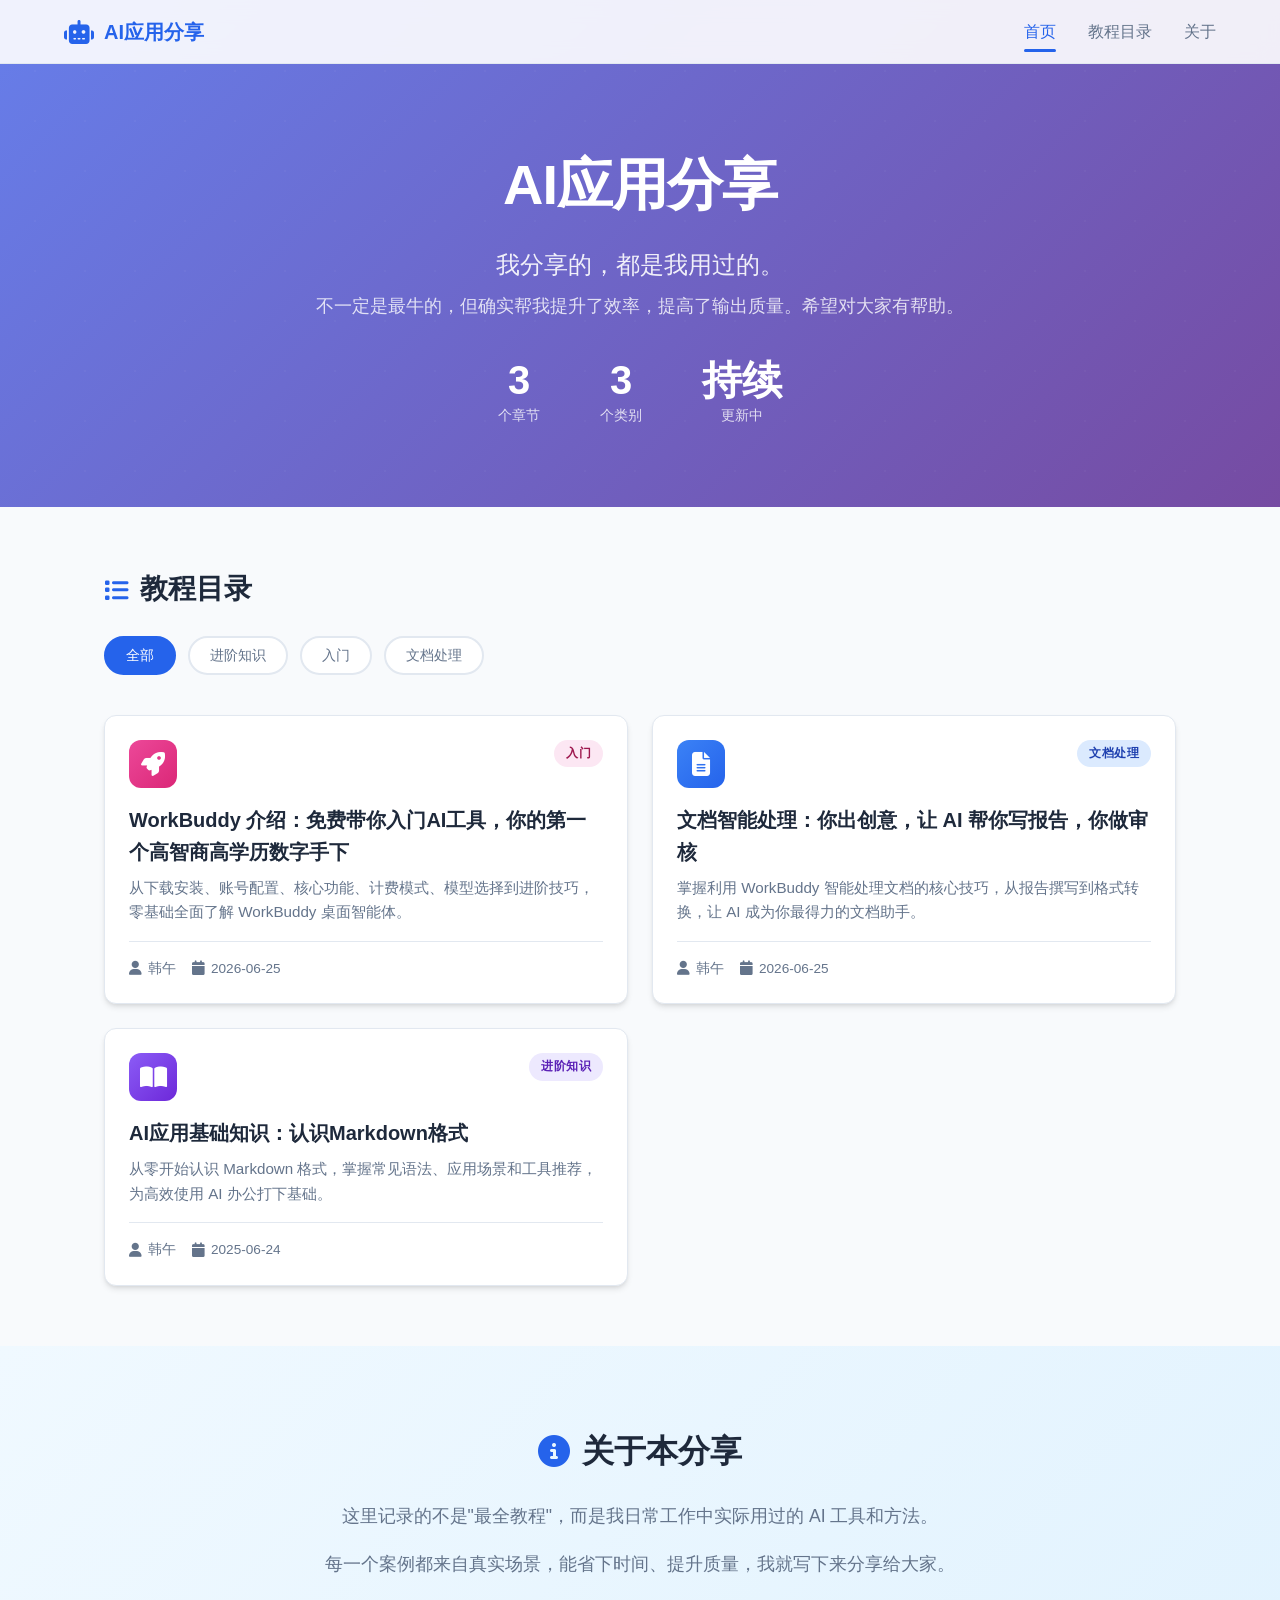
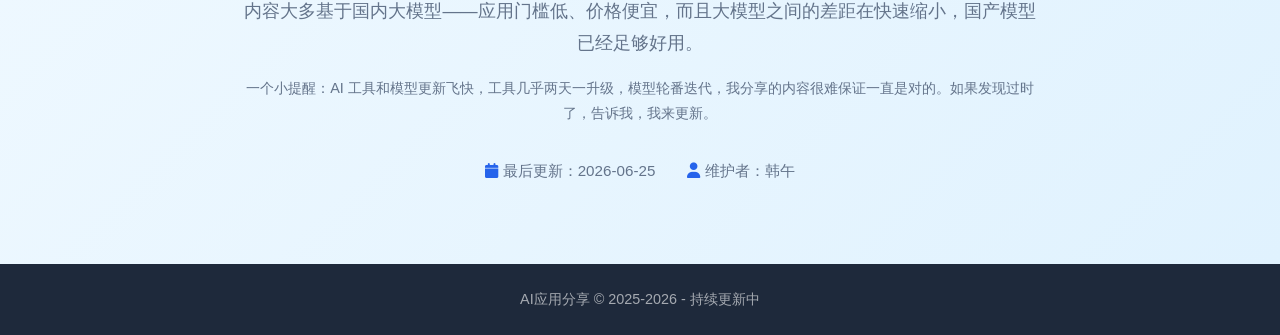
<file: index.html>
<!DOCTYPE html>
<html lang="zh-CN">
<head>
    <meta charset="UTF-8">
    <meta name="viewport" content="width=device-width, initial-scale=1.0">
    <title>AI应用分享 - 我用过的 AI 工具实战经验</title>
    <link rel="stylesheet" href="styles/main.css">
    <link rel="stylesheet" href="https://cdnjs.cloudflare.com/ajax/libs/font-awesome/6.4.0/css/all.min.css">
</head>
<body>
    <!-- 顶部导航 -->
    <nav class="navbar">
        <div class="nav-brand">
            <i class="fas fa-robot"></i>
            <span>AI应用分享</span>
        </div>
        <div class="nav-links">
            <a href="index.html" class="active">首页</a>
            <a href="#chapters">教程目录</a>
            <a href="#about">关于</a>
        </div>
    </nav>

    <!-- 英雄区 -->
    <header class="hero">
        <div class="hero-content">
            <h1>AI应用分享</h1>
            <p class="hero-subtitle">我分享的，都是我用过的。</p>
            <p class="hero-desc">不一定是最牛的，但确实帮我提升了效率，提高了输出质量。希望对大家有帮助。</p>
            <div class="hero-stats">
                <div class="stat-item">
                    <span class="stat-number" id="chapter-count">0</span>
                    <span class="stat-label">个章节</span>
                </div>
                <div class="stat-item">
                    <span class="stat-number" id="category-count">0</span>
                    <span class="stat-label">个类别</span>
                </div>
                <div class="stat-item">
                    <span class="stat-number">持续</span>
                    <span class="stat-label">更新中</span>
                </div>
            </div>
        </div>
    </header>

    <!-- 主要内容区 -->
    <main class="container">
        <!-- 筛选栏 -->
        <section class="filter-bar" id="chapters">
            <div class="filter-title">
                <i class="fas fa-list"></i>
                <h2>教程目录</h2>
            </div>
            <div class="filter-options">
                <!-- 筛选按钮由 app.js 自动生成 -->
            </div>
        </section>

        <!-- 章节卡片网格 -->
        <section class="chapters-grid" id="chapters-grid">
            <!-- 章节卡片将通过 JavaScript 动态生成 -->
        </section>
    </main>

    <!-- 关于区域 -->
    <section class="about-section" id="about">
        <div class="about-content">
            <h2><i class="fas fa-info-circle"></i> 关于本分享</h2>
            <p>这里记录的不是"最全教程"，而是我日常工作中实际用过的 AI 工具和方法。</p>
            <p>每一个案例都来自真实场景，能省下时间、提升质量，我就写下来分享给大家。</p>
            <p>内容大多基于国内大模型——应用门槛低、价格便宜，而且大模型之间的差距在快速缩小，国产模型已经足够好用。</p>
            <p style="color: var(--text-muted); font-size: 0.9rem;">一个小提醒：AI 工具和模型更新飞快，工具几乎两天一升级，模型轮番迭代，我分享的内容很难保证一直是对的。如果发现过时了，告诉我，我来更新。</p>
            <div class="about-meta">
                <span><i class="fas fa-calendar"></i> 最后更新：<span id="last-updated">2026-06-25</span></span>
                <span><i class="fas fa-user"></i> 维护者：韩午</span>
            </div>
        </div>
    </section>

    <!-- 页脚 -->
    <footer class="footer">
        <p>AI应用分享 © 2025-2026 - 持续更新中</p>
    </footer>

    <script src="scripts/app.js"></script>
</body>
</html>
</file>
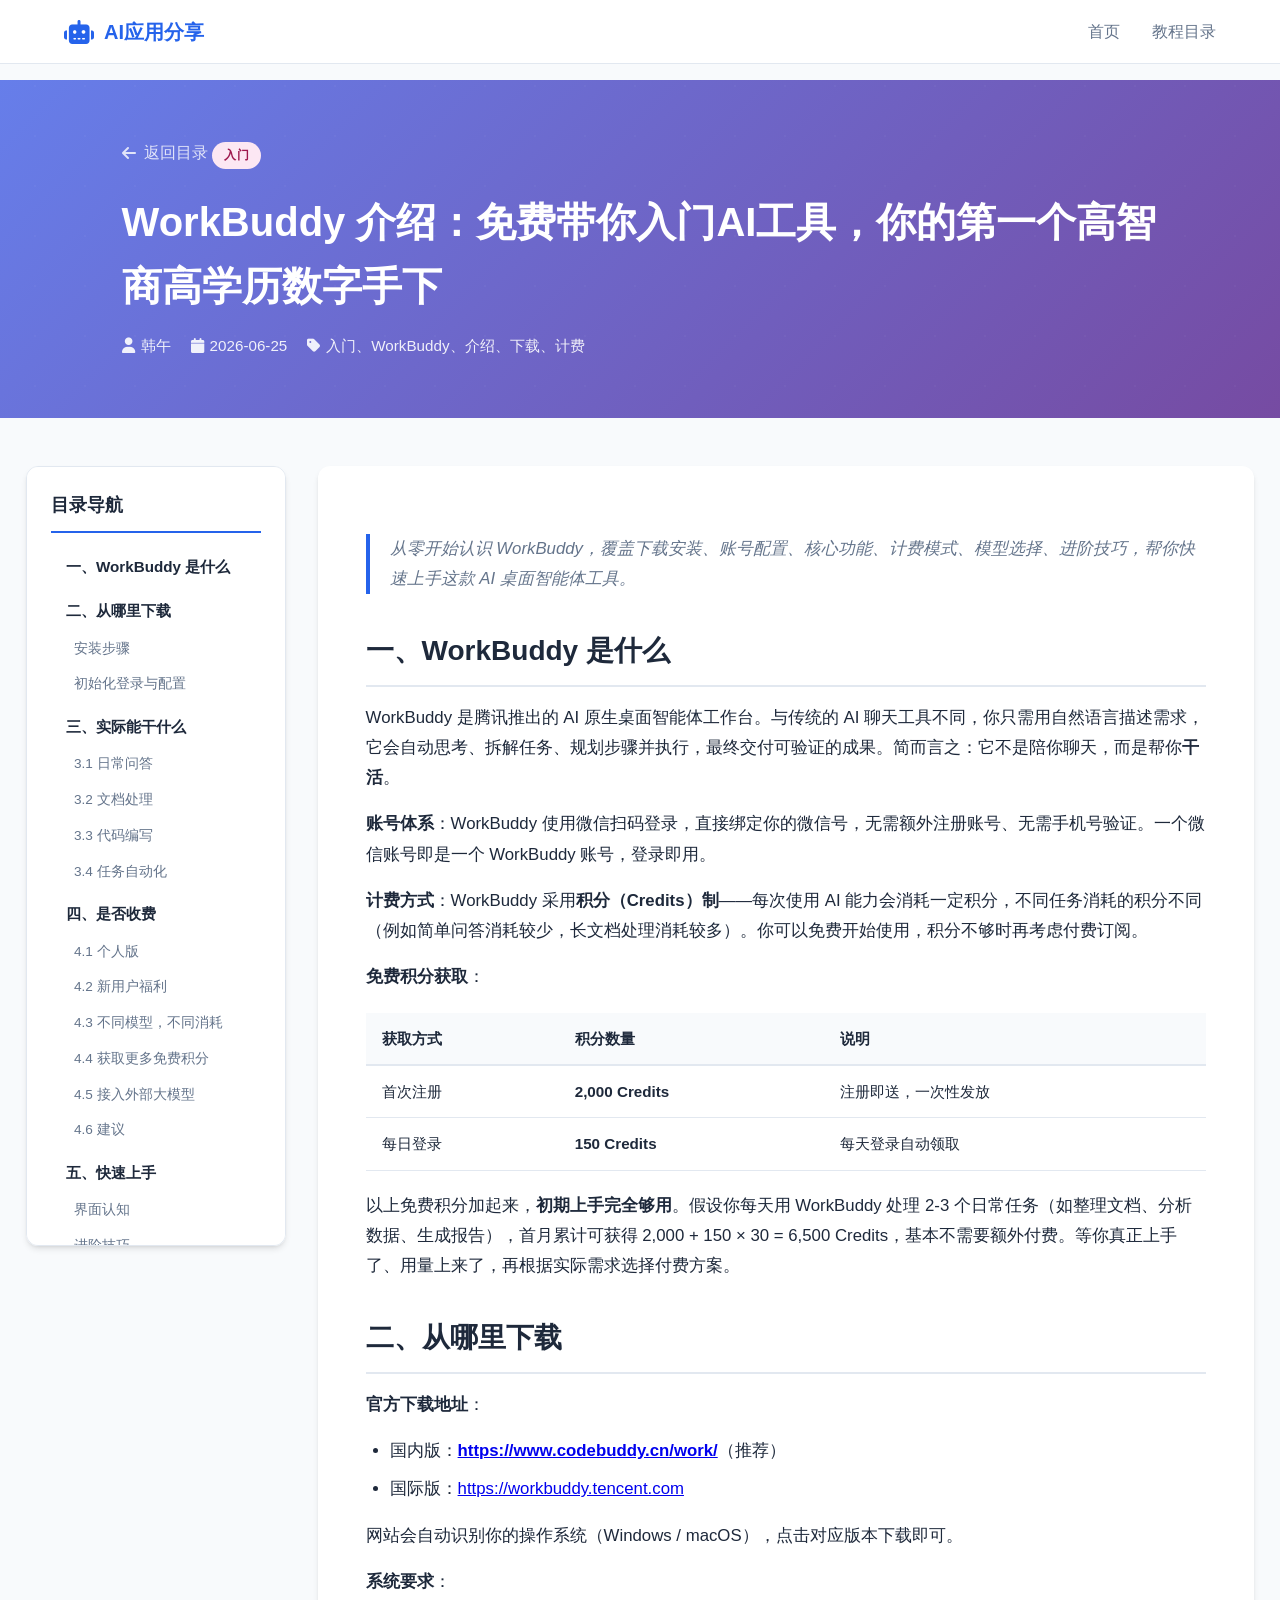
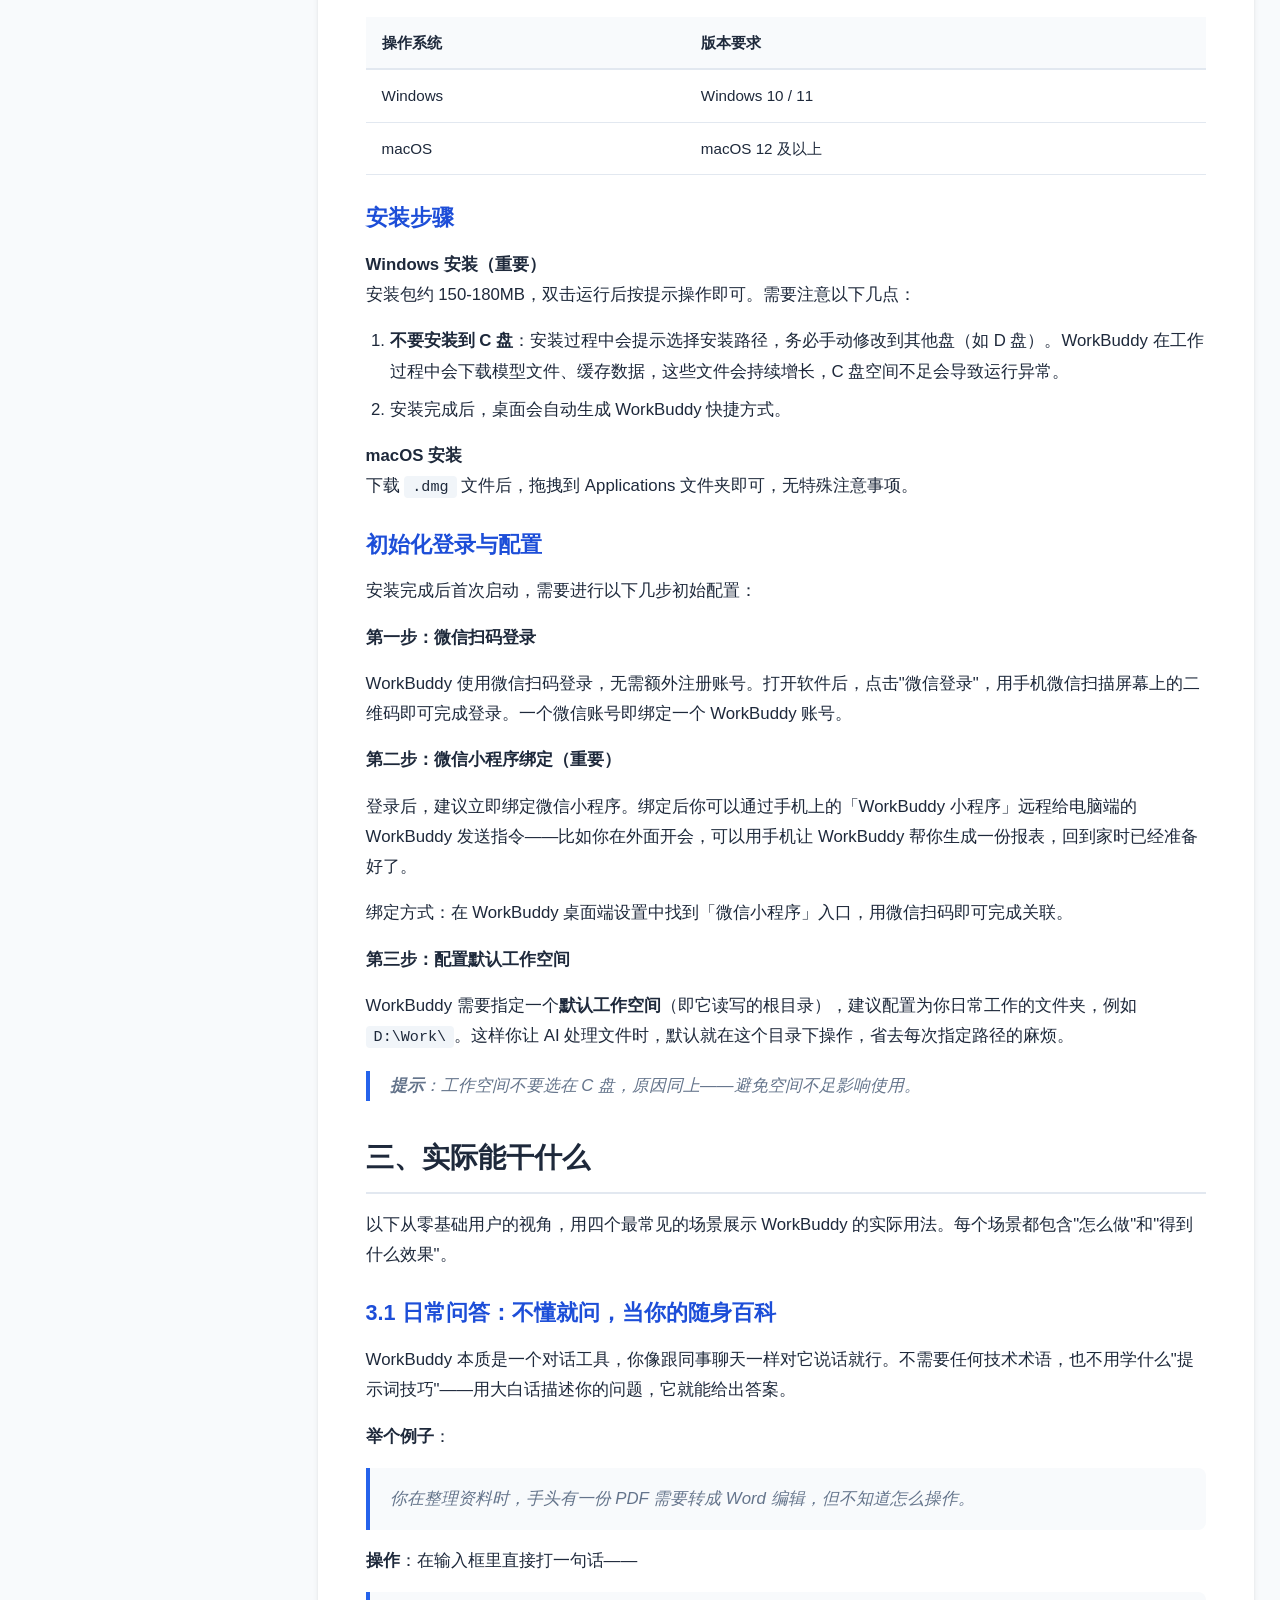
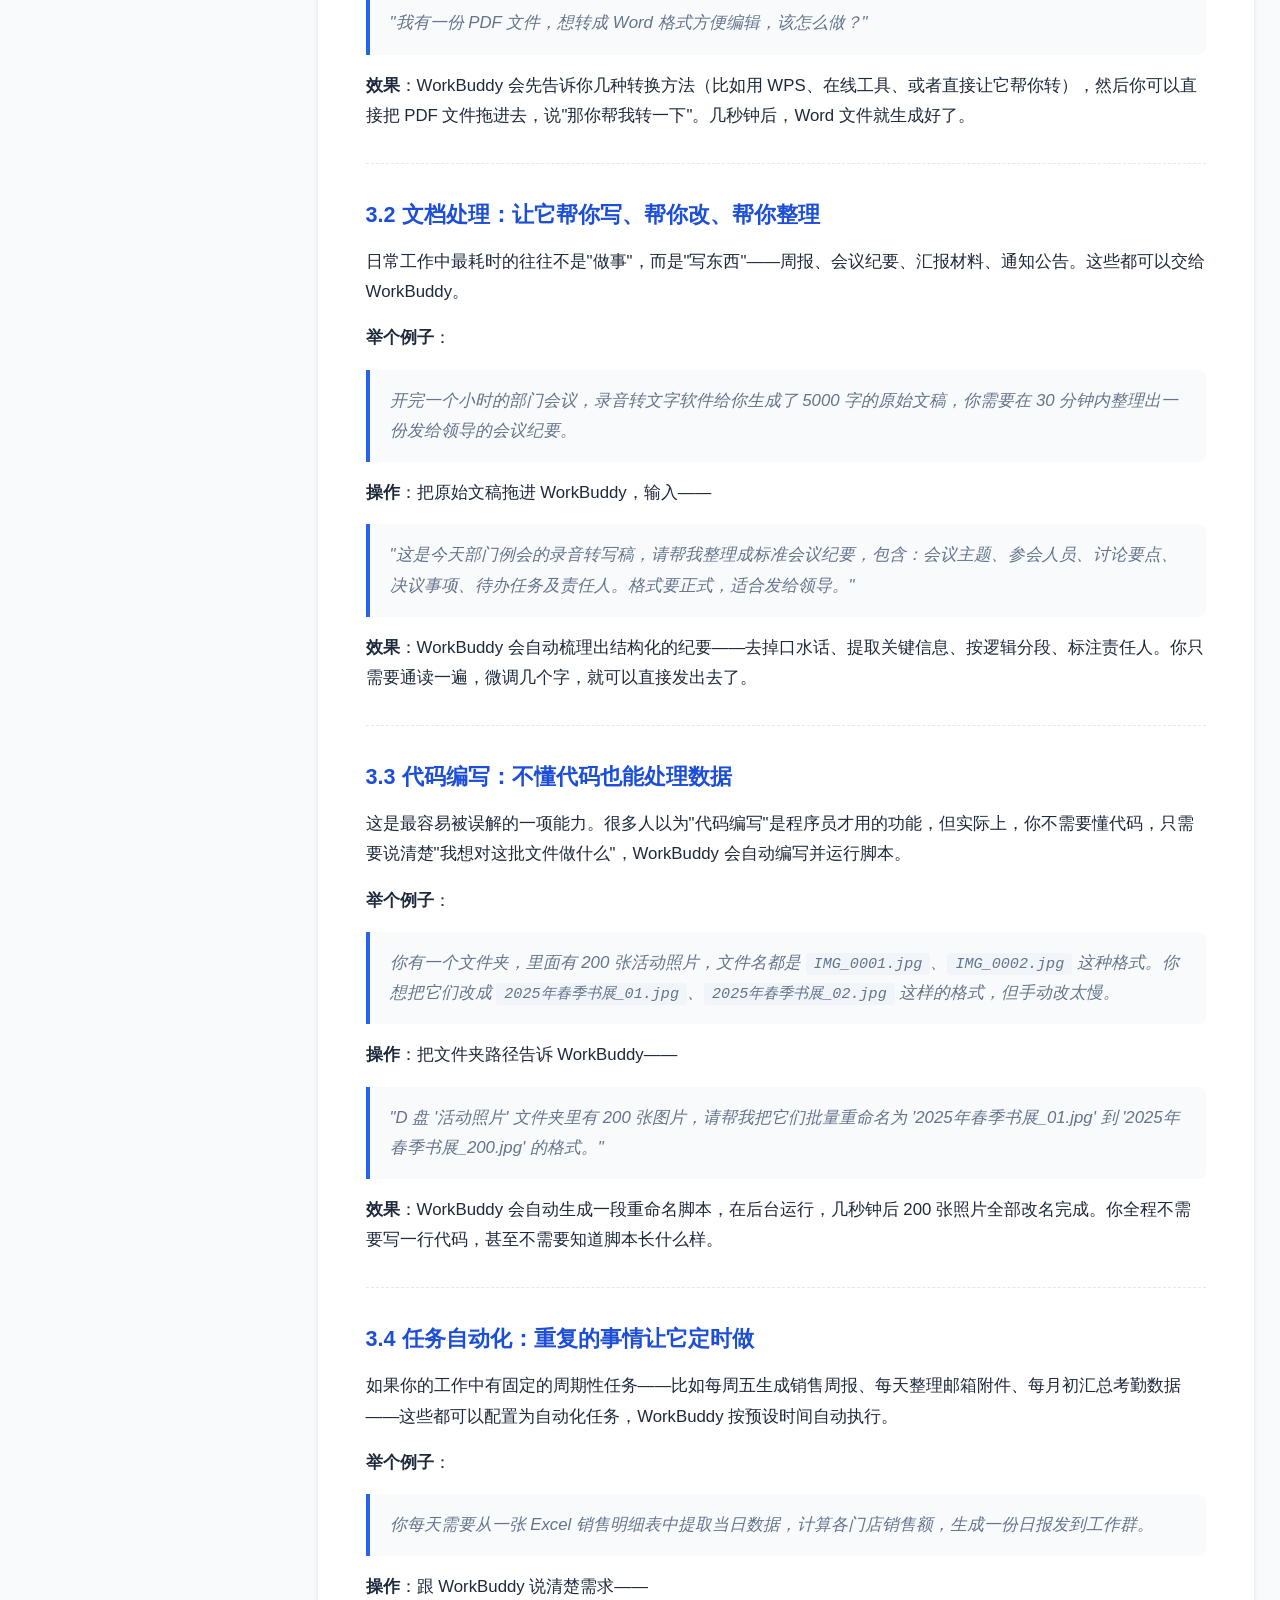
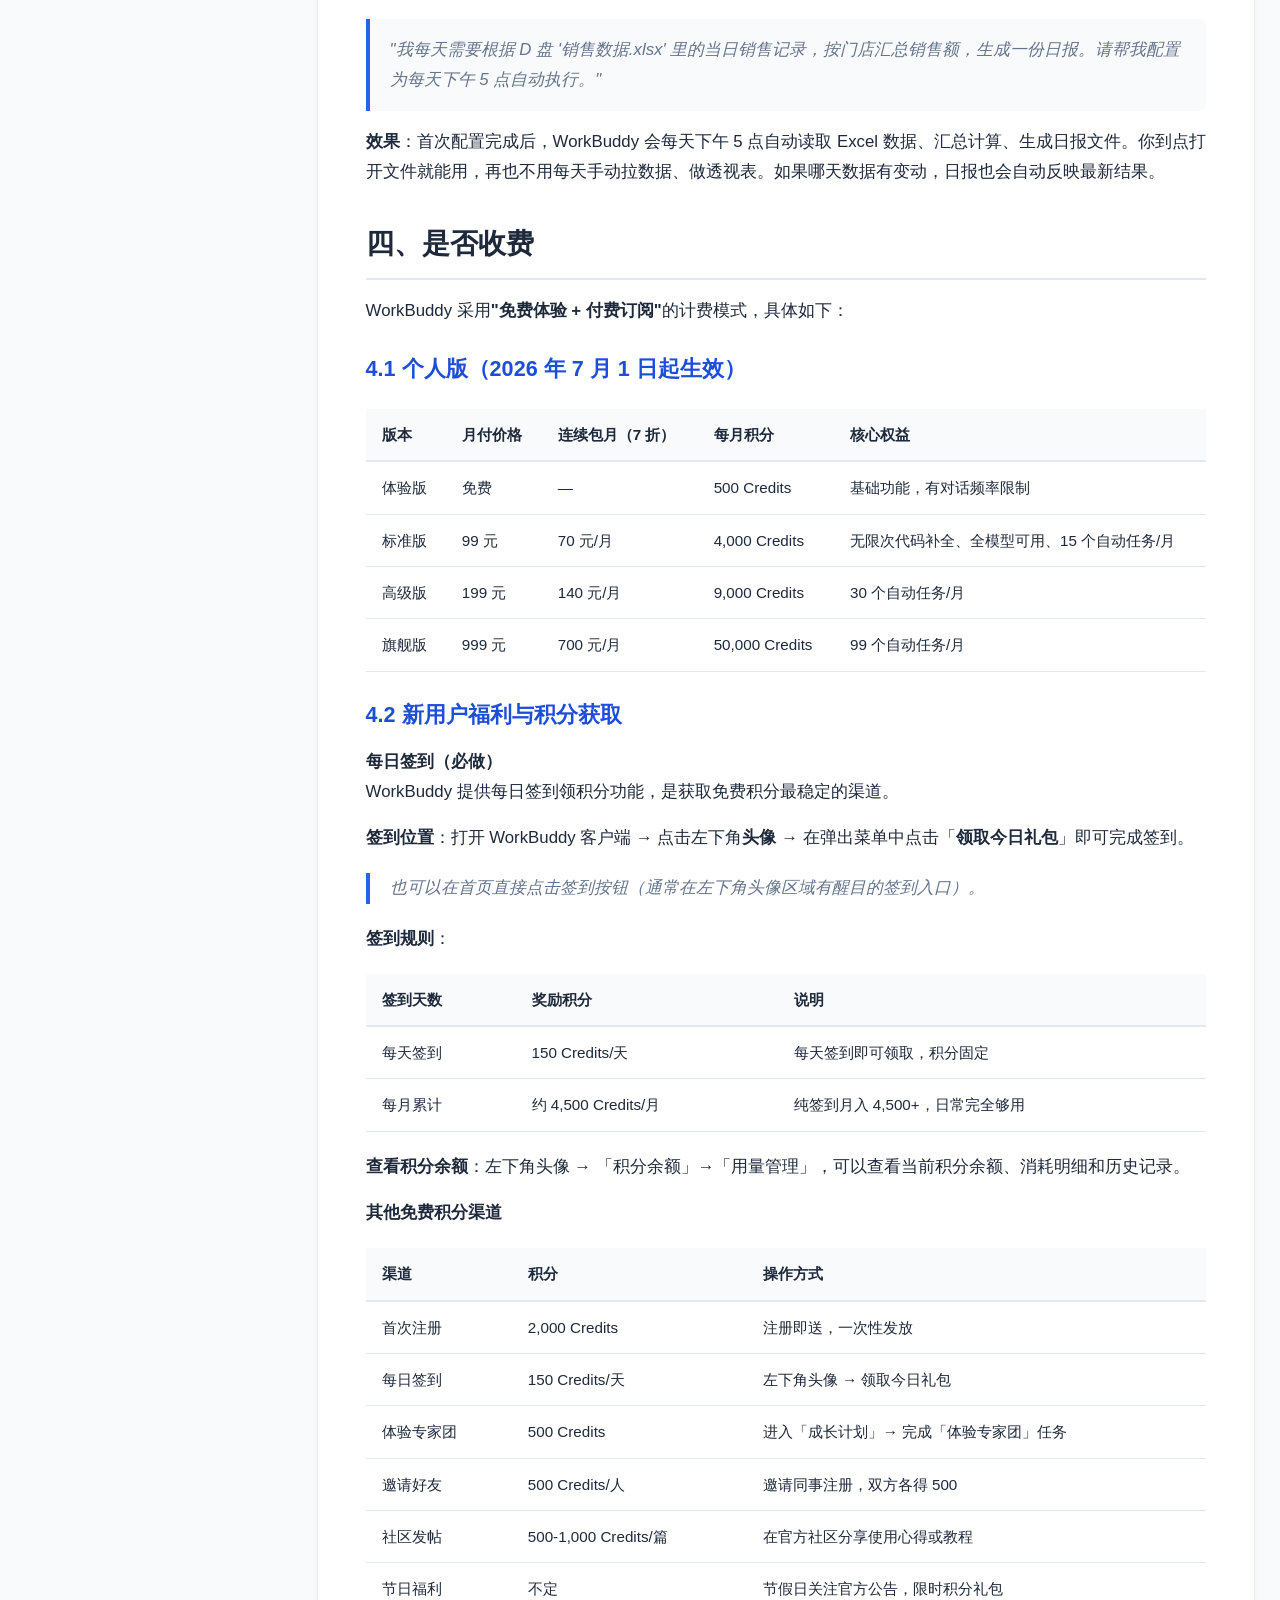
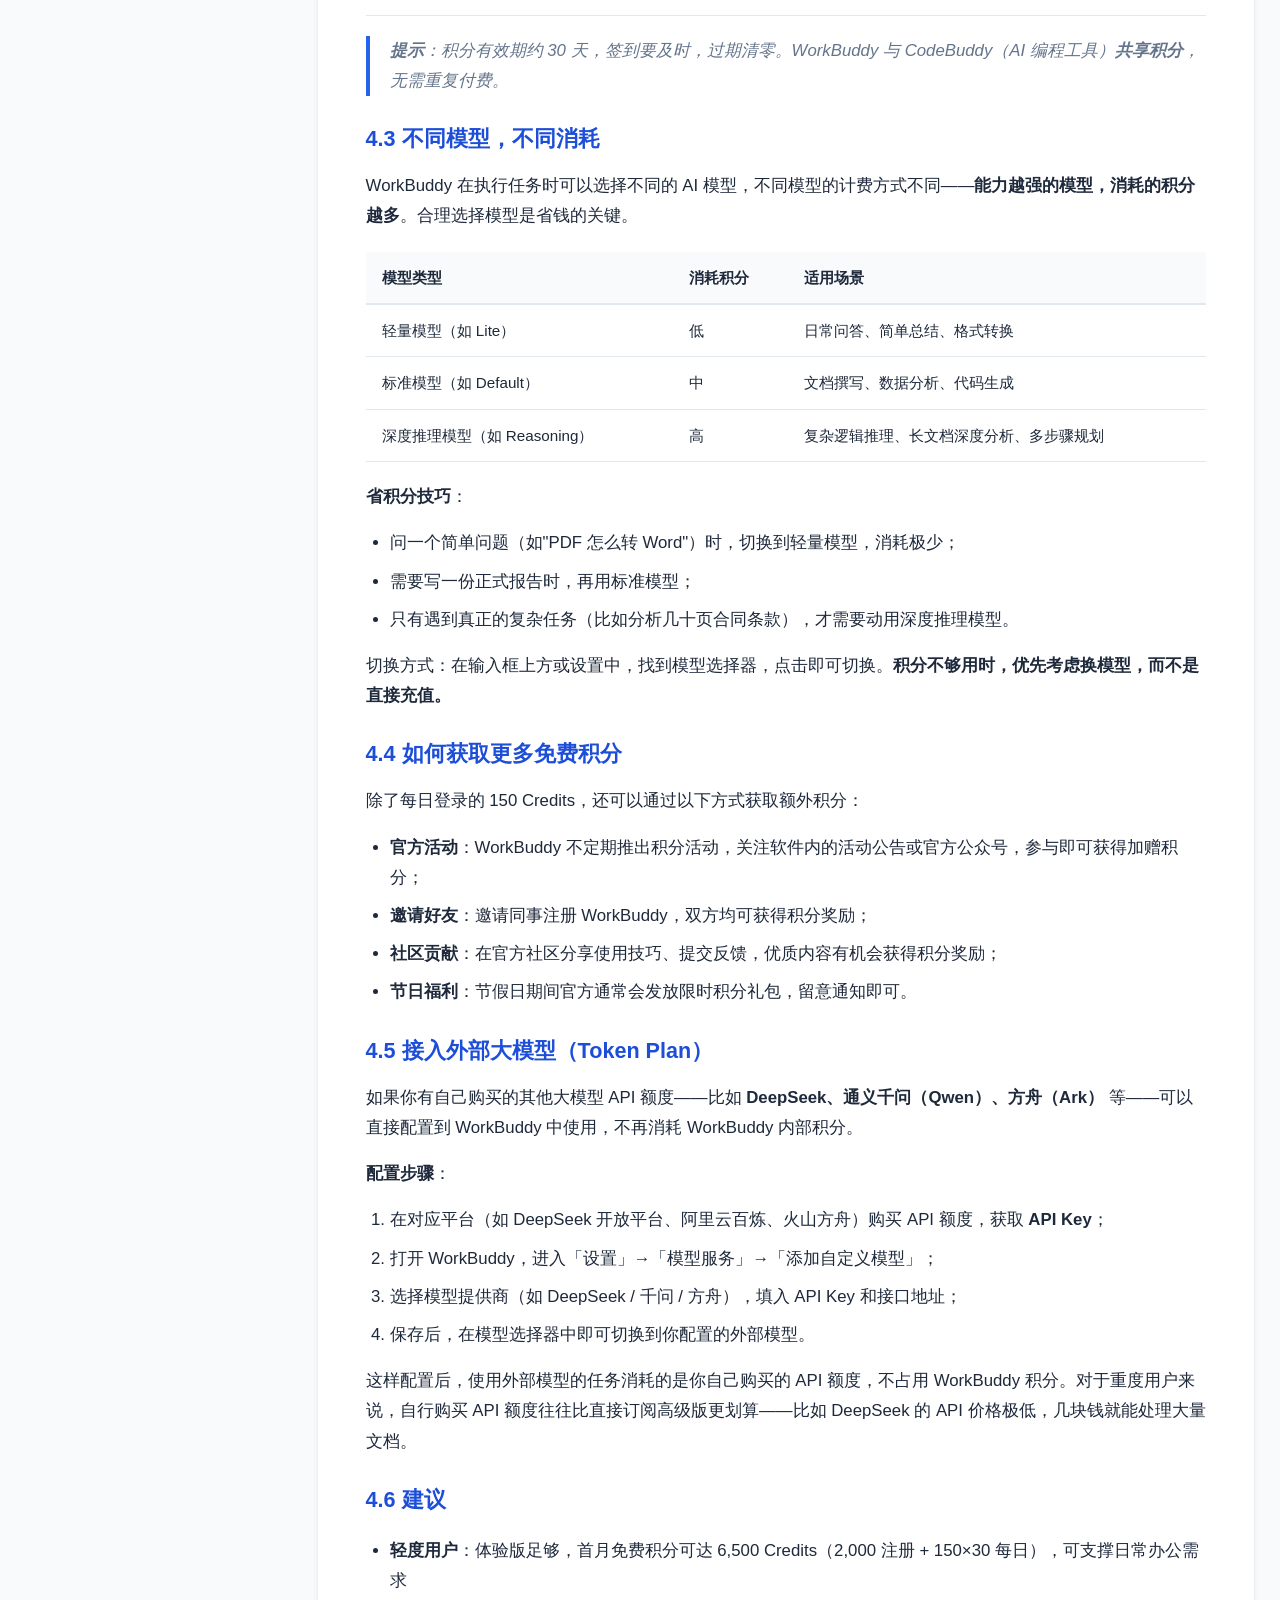
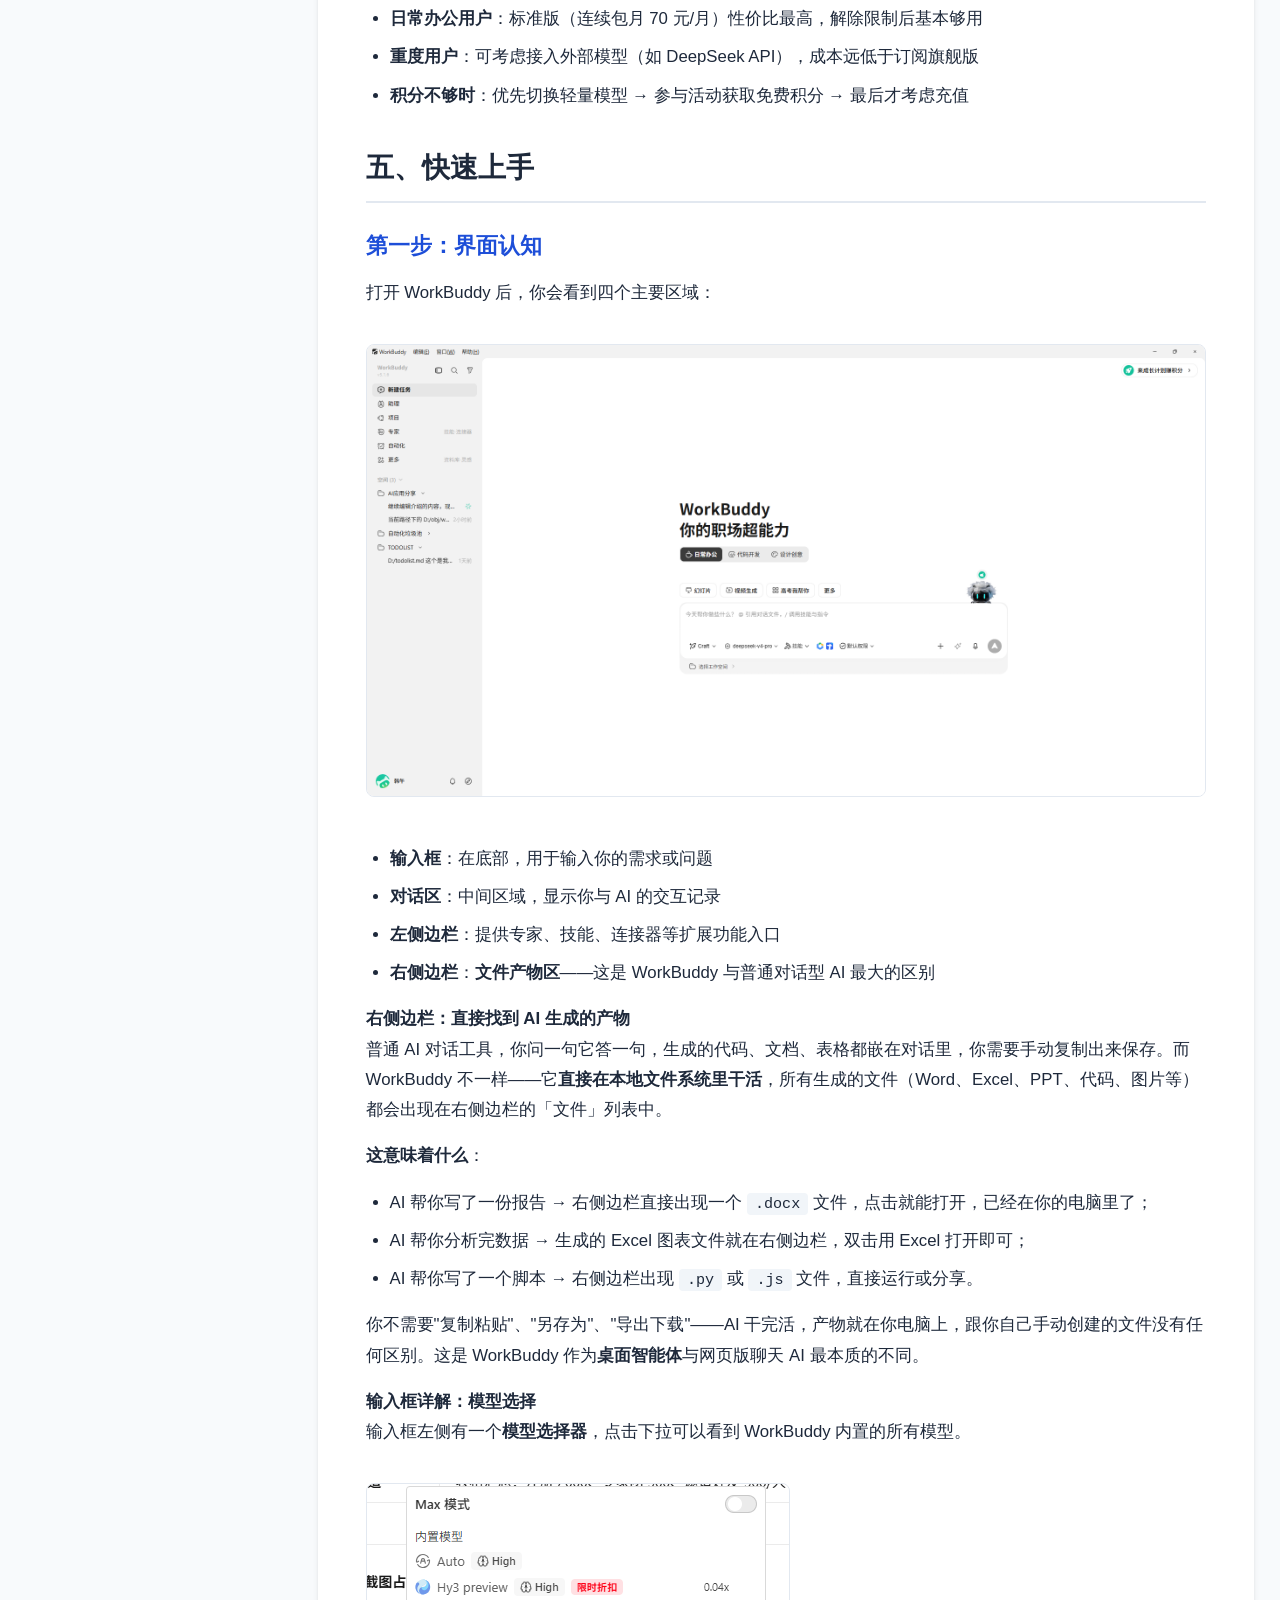
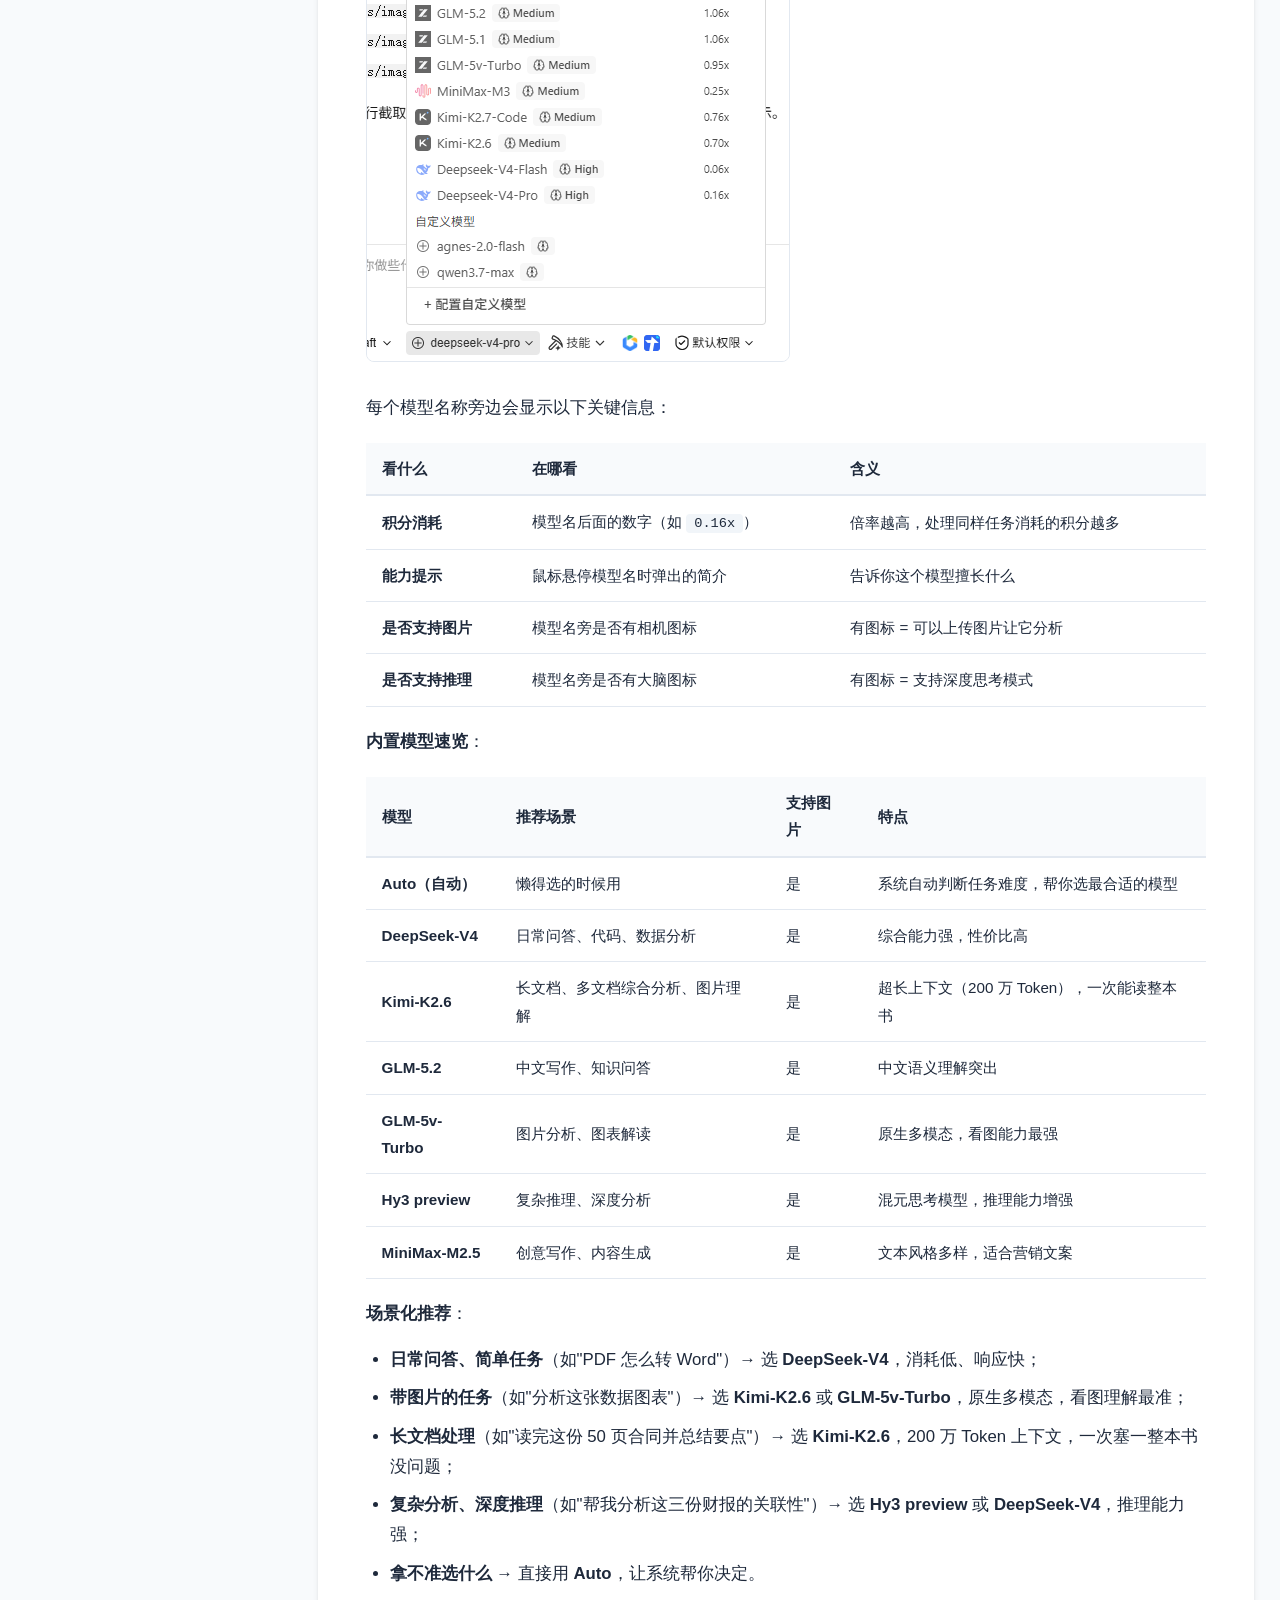
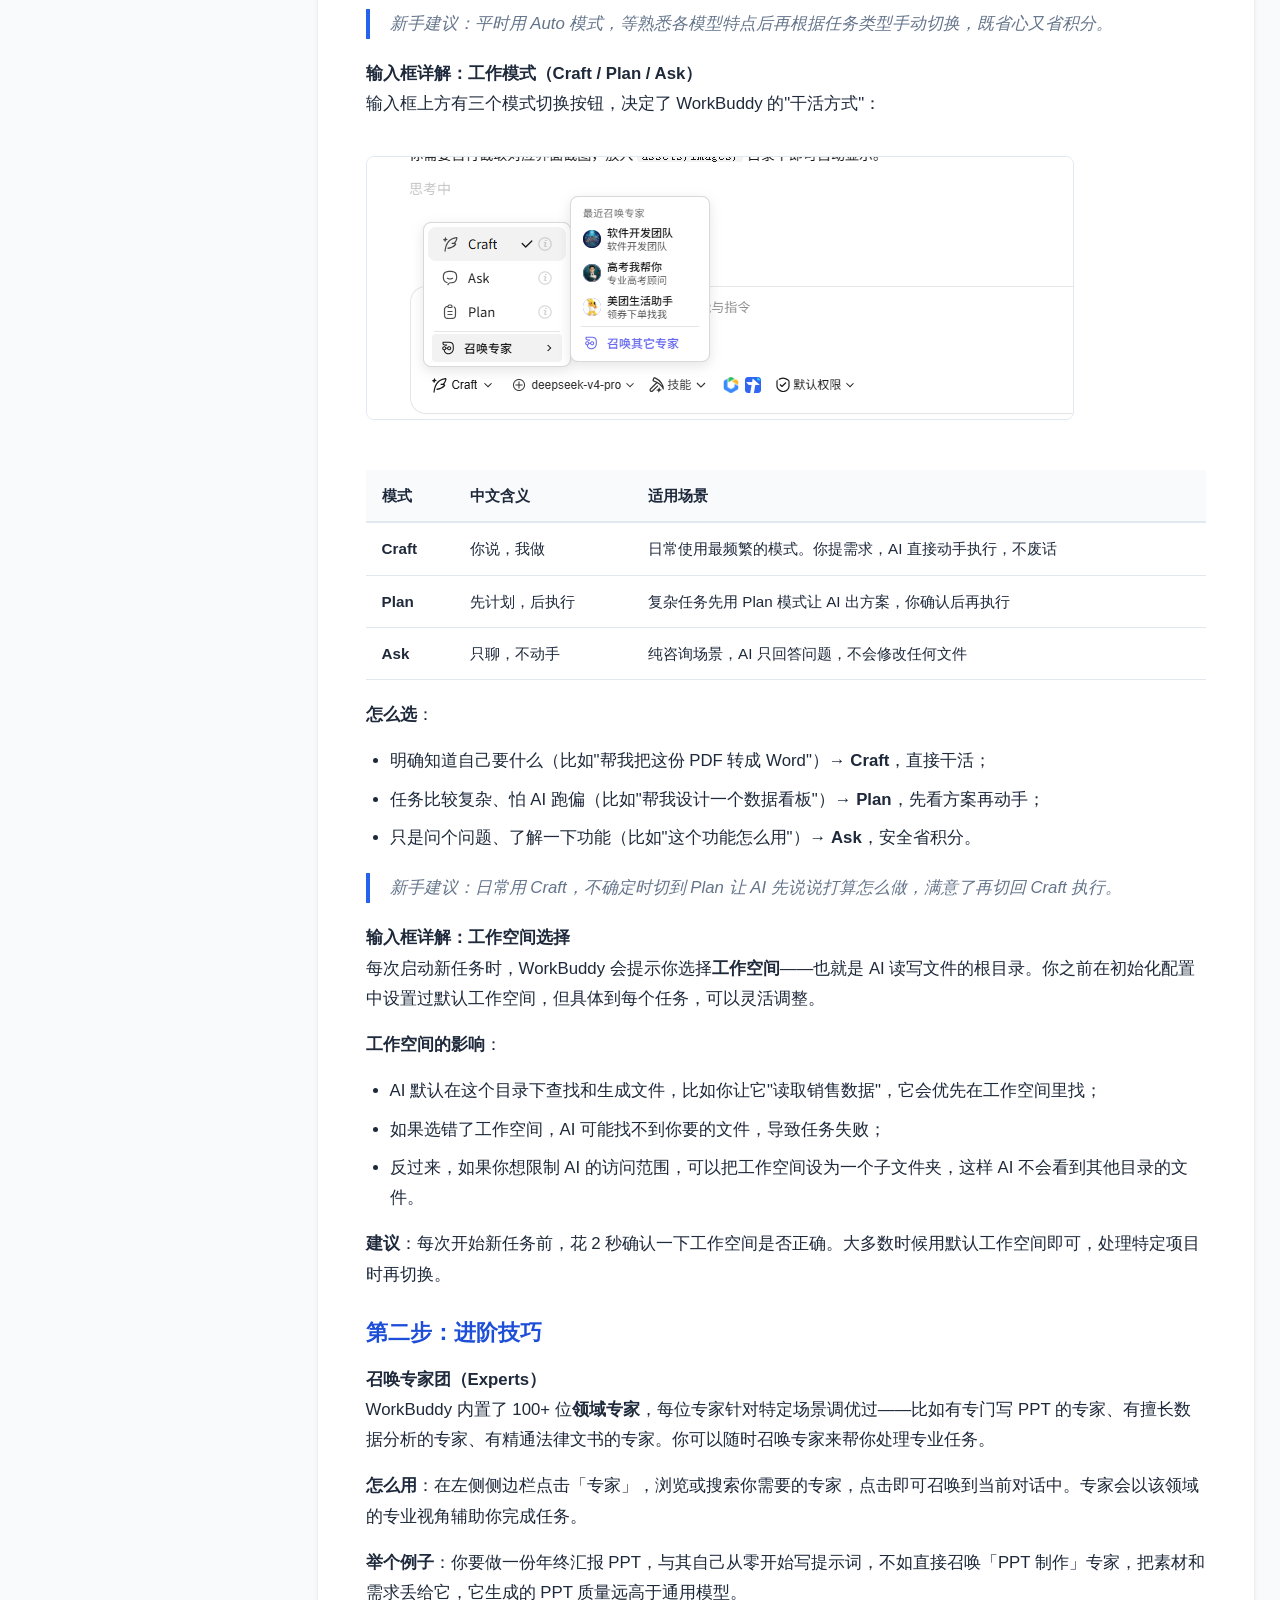
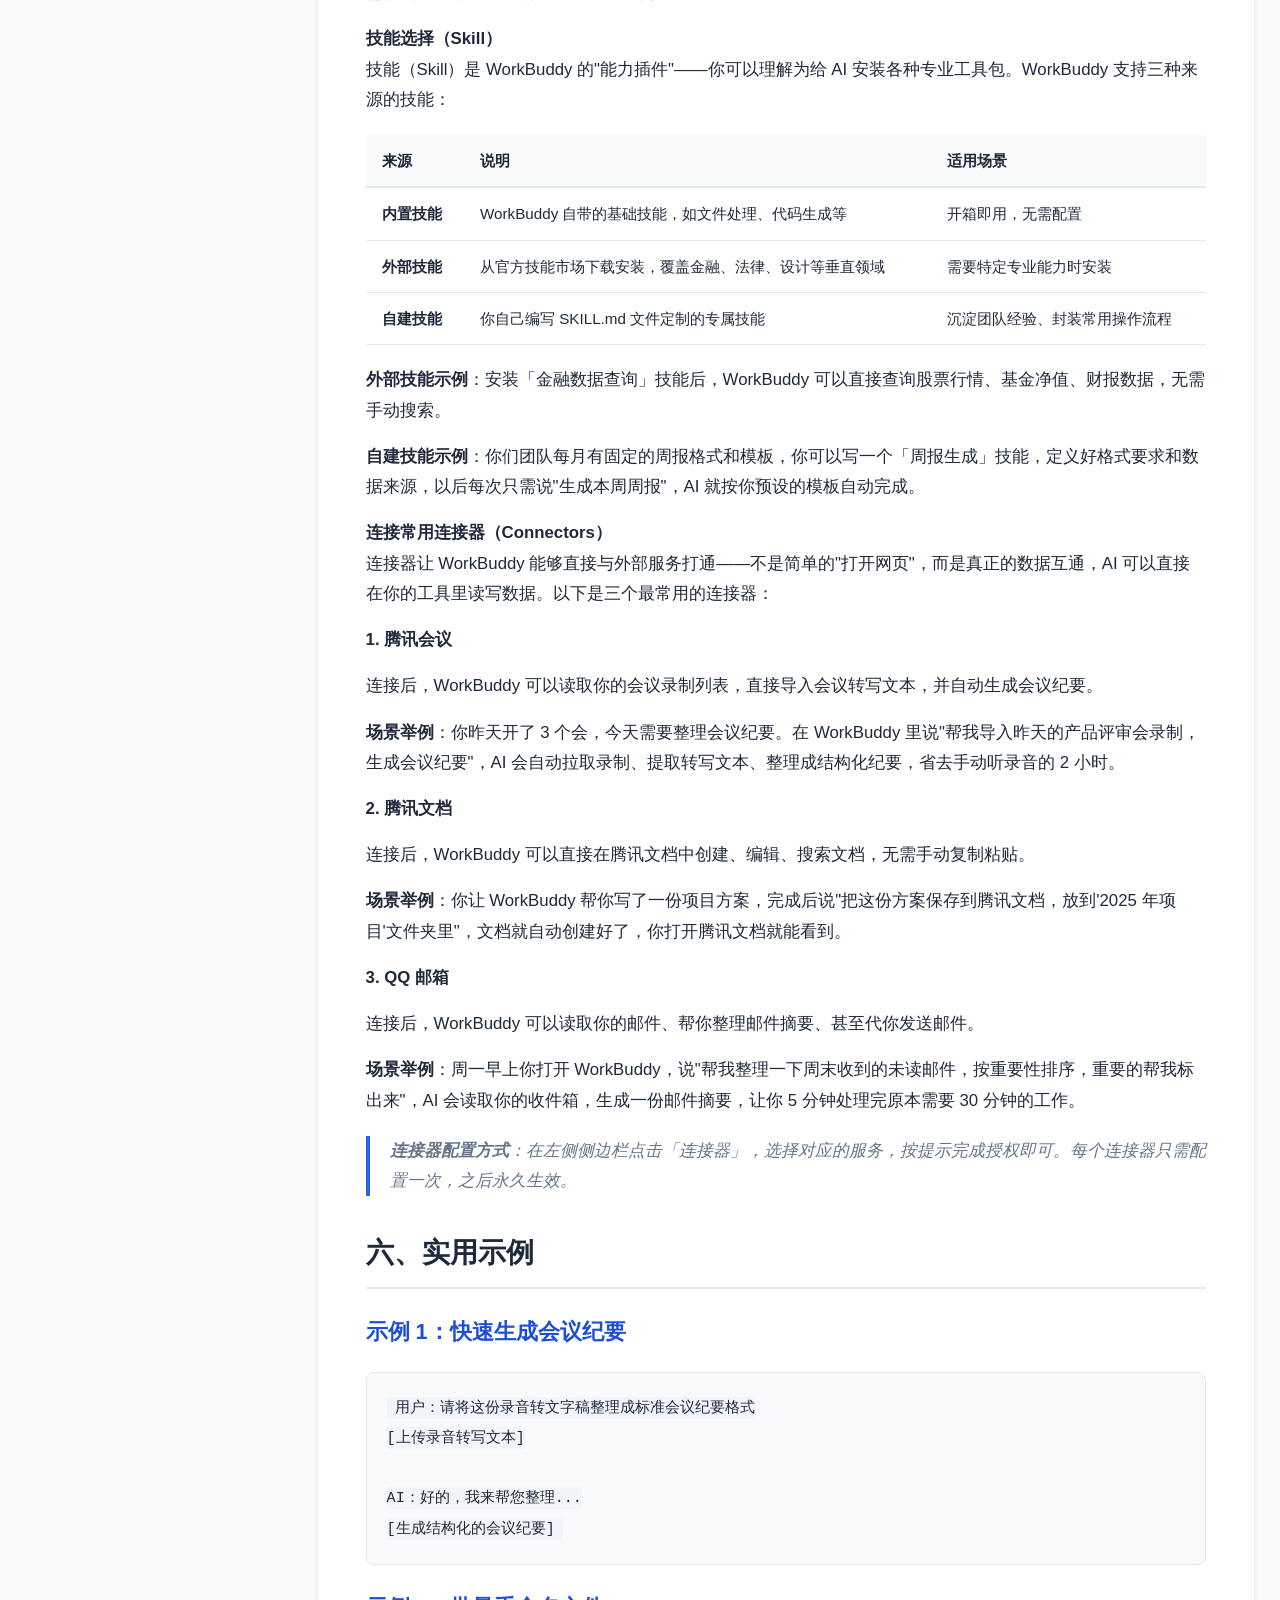
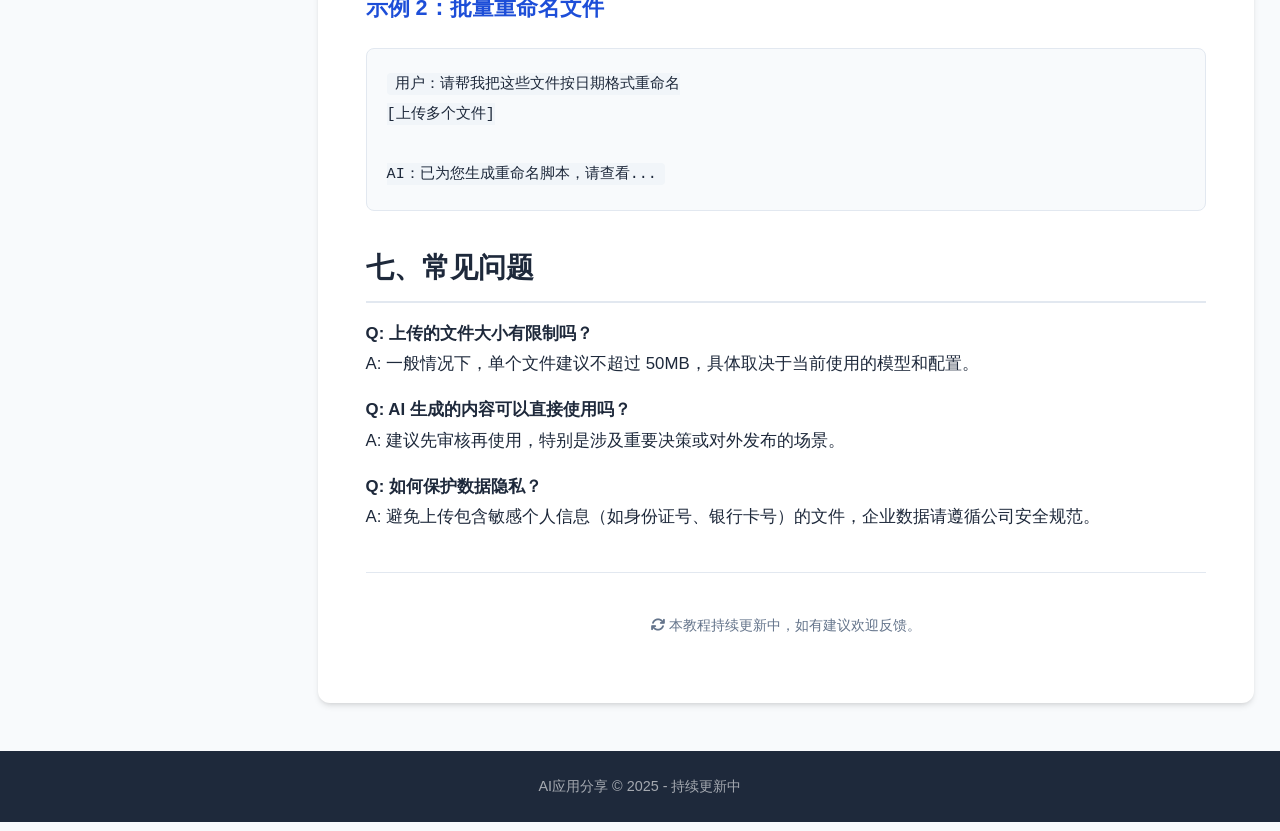
<file: chapters/chapter_01_quickstart.html>
<!DOCTYPE html>
<html lang="zh-CN">
<head>
    <meta charset="UTF-8">
    <meta name="viewport" content="width=device-width, initial-scale=1.0">
    <title>WorkBuddy 介绍：免费带你入门AI工具，你的第一个高智商高学历数字手下 - AI应用分享</title>
    <link rel="stylesheet" href="../styles/main.css">
    <link rel="stylesheet" href="https://cdnjs.cloudflare.com/ajax/libs/font-awesome/6.4.0/css/all.min.css">
    <style>
        /* 表格样式 */
        .detail-content table {
            width: 100%;
            border-collapse: collapse;
            margin: 20px 0;
            font-size: 0.95rem;
        }
        .detail-content thead tr {
            background: #f8fafc;
            border-bottom: 2px solid #e2e8f0;
        }
        .detail-content th {
            padding: 12px 16px;
            text-align: left;
            font-weight: 600;
            color: #1e293b;
        }
        .detail-content td {
            padding: 12px 16px;
            border-bottom: 1px solid #e2e8f0;
            color: #1e293b;
        }
        .detail-content tbody tr:hover {
            background: #f8fafc;
        }
        /* 场景引用块 */
        .scene-quote {
            background: #f8fafc;
            border-left: 4px solid #2563eb;
            padding: 16px 20px;
            margin: 16px 0;
            border-radius: 0 8px 8px 0;
            color: #64748b;
            font-style: italic;
        }
        .scene-quote strong {
            color: #1e293b;
            font-style: normal;
        }
        /* 分隔线 */
        .section-divider {
            margin: 32px 0;
            border: none;
            border-top: 1px dashed #e2e8f0;
        }
    </style>
</head>
<body>
    <!-- 导航栏 -->
    <nav class="navbar">
        <div class="nav-brand">
            <i class="fas fa-robot"></i>
            <span>AI应用分享</span>
        </div>
        <div class="nav-links">
            <a href="../index.html">首页</a>
            <a href="../index.html#chapters">教程目录</a>
        </div>
    </nav>

    <!-- 章节详情页 -->
    <article class="chapter-detail">
        <!-- 标题区 -->
        <header class="detail-header">
            <div class="detail-header-content">
                <a href="../index.html" class="back-link">
                    <i class="fas fa-arrow-left"></i> 返回目录
                </a>
                <span class="card-category category-tips" style="display:inline-block;margin-bottom:12px;">入门</span>
                <h1 class="detail-title">WorkBuddy 介绍：免费带你入门AI工具，你的第一个高智商高学历数字手下</h1>
                <div class="detail-meta">
                    <span><i class="fas fa-user"></i> 韩午</span>
                    <span><i class="fas fa-calendar"></i> 2026-06-25</span>
                    <span><i class="fas fa-tag"></i> 入门、WorkBuddy、介绍、下载、计费</span>
                </div>
            </div>
        </header>

        <!-- 内容区 -->
        <div class="detail-body">
            <!-- 左侧导航目录 -->
            <nav class="toc-sidebar" id="toc-sidebar">
                <h3>目录导航</h3>
                <ul>
                    <li><a href="#section-1" class="toc-level-1">一、WorkBuddy 是什么</a></li>
                    <li><a href="#section-2" class="toc-level-1">二、从哪里下载</a></li>
                    <li><a href="#section-2-1" class="toc-level-2">安装步骤</a></li>
                    <li><a href="#section-2-2" class="toc-level-2">初始化登录与配置</a></li>
                    <li><a href="#section-3" class="toc-level-1">三、实际能干什么</a></li>
                    <li><a href="#section-3-1" class="toc-level-2">3.1 日常问答</a></li>
                    <li><a href="#section-3-2" class="toc-level-2">3.2 文档处理</a></li>
                    <li><a href="#section-3-3" class="toc-level-2">3.3 代码编写</a></li>
                    <li><a href="#section-3-4" class="toc-level-2">3.4 任务自动化</a></li>
                    <li><a href="#section-4" class="toc-level-1">四、是否收费</a></li>
                    <li><a href="#section-4-1" class="toc-level-2">4.1 个人版</a></li>
                    <li><a href="#section-4-2" class="toc-level-2">4.2 新用户福利</a></li>
                    <li><a href="#section-4-3" class="toc-level-2">4.3 不同模型，不同消耗</a></li>
                    <li><a href="#section-4-4" class="toc-level-2">4.4 获取更多免费积分</a></li>
                    <li><a href="#section-4-5" class="toc-level-2">4.5 接入外部大模型</a></li>
                    <li><a href="#section-4-6" class="toc-level-2">4.6 建议</a></li>
                    <li><a href="#section-5" class="toc-level-1">五、快速上手</a></li>
                    <li><a href="#section-5-1" class="toc-level-2">界面认知</a></li>
                    <li><a href="#section-5-2" class="toc-level-2">进阶技巧</a></li>
                    <li><a href="#section-6" class="toc-level-1">六、实用示例</a></li>
                    <li><a href="#section-7" class="toc-level-1">七、常见问题</a></li>
                </ul>
            </nav>

            <!-- 正文 -->
            <div class="detail-content">

                <blockquote>
                    从零开始认识 WorkBuddy，覆盖下载安装、账号配置、核心功能、计费模式、模型选择、进阶技巧，帮你快速上手这款 AI 桌面智能体工具。
                </blockquote>

                <!-- ===== 一、WorkBuddy 是什么 ===== -->
                <h2 id="section-1">一、WorkBuddy 是什么</h2>

                <p>WorkBuddy 是腾讯推出的 AI 原生桌面智能体工作台。与传统的 AI 聊天工具不同，你只需用自然语言描述需求，它会自动思考、拆解任务、规划步骤并执行，最终交付可验证的成果。简而言之：它不是陪你聊天，而是帮你<strong>干活</strong>。</p>

                <p><strong>账号体系</strong>：WorkBuddy 使用微信扫码登录，直接绑定你的微信号，无需额外注册账号、无需手机号验证。一个微信账号即是一个 WorkBuddy 账号，登录即用。</p>

                <p><strong>计费方式</strong>：WorkBuddy 采用<strong>积分（Credits）制</strong>——每次使用 AI 能力会消耗一定积分，不同任务消耗的积分不同（例如简单问答消耗较少，长文档处理消耗较多）。你可以免费开始使用，积分不够时再考虑付费订阅。</p>

                <p><strong>免费积分获取</strong>：</p>

                <table>
                    <thead>
                        <tr><th>获取方式</th><th>积分数量</th><th>说明</th></tr>
                    </thead>
                    <tbody>
                        <tr><td>首次注册</td><td><strong>2,000 Credits</strong></td><td>注册即送，一次性发放</td></tr>
                        <tr><td>每日登录</td><td><strong>150 Credits</strong></td><td>每天登录自动领取</td></tr>
                    </tbody>
                </table>

                <p>以上免费积分加起来，<strong>初期上手完全够用</strong>。假设你每天用 WorkBuddy 处理 2-3 个日常任务（如整理文档、分析数据、生成报告），首月累计可获得 2,000 + 150 × 30 = 6,500 Credits，基本不需要额外付费。等你真正上手了、用量上来了，再根据实际需求选择付费方案。</p>

                <!-- ===== 二、从哪里下载 ===== -->
                <h2 id="section-2">二、从哪里下载</h2>

                <p><strong>官方下载地址</strong>：</p>
                <ul>
                    <li>国内版：<a href="https://www.codebuddy.cn/work/" target="_blank"><strong>https://www.codebuddy.cn/work/</strong></a>（推荐）</li>
                    <li>国际版：<a href="https://workbuddy.tencent.com" target="_blank">https://workbuddy.tencent.com</a></li>
                </ul>

                <p>网站会自动识别你的操作系统（Windows / macOS），点击对应版本下载即可。</p>

                <p><strong>系统要求</strong>：</p>
                <table>
                    <thead>
                        <tr><th>操作系统</th><th>版本要求</th></tr>
                    </thead>
                    <tbody>
                        <tr><td>Windows</td><td>Windows 10 / 11</td></tr>
                        <tr><td>macOS</td><td>macOS 12 及以上</td></tr>
                    </tbody>
                </table>

                <h3 id="section-2-1">安装步骤</h3>

                <h4>Windows 安装（重要）</h4>
                <p>安装包约 150-180MB，双击运行后按提示操作即可。需要注意以下几点：</p>
                <ol>
                    <li><strong>不要安装到 C 盘</strong>：安装过程中会提示选择安装路径，务必手动修改到其他盘（如 D 盘）。WorkBuddy 在工作过程中会下载模型文件、缓存数据，这些文件会持续增长，C 盘空间不足会导致运行异常。</li>
                    <li>安装完成后，桌面会自动生成 WorkBuddy 快捷方式。</li>
                </ol>

                <h4>macOS 安装</h4>
                <p>下载 <code>.dmg</code> 文件后，拖拽到 Applications 文件夹即可，无特殊注意事项。</p>

                <h3 id="section-2-2">初始化登录与配置</h3>
                <p>安装完成后首次启动，需要进行以下几步初始配置：</p>

                <p><strong>第一步：微信扫码登录</strong></p>
                <p>WorkBuddy 使用微信扫码登录，无需额外注册账号。打开软件后，点击"微信登录"，用手机微信扫描屏幕上的二维码即可完成登录。一个微信账号即绑定一个 WorkBuddy 账号。</p>

                <p><strong>第二步：微信小程序绑定（重要）</strong></p>
                <p>登录后，建议立即绑定微信小程序。绑定后你可以通过手机上的「WorkBuddy 小程序」远程给电脑端的 WorkBuddy 发送指令——比如你在外面开会，可以用手机让 WorkBuddy 帮你生成一份报表，回到家时已经准备好了。</p>
                <p>绑定方式：在 WorkBuddy 桌面端设置中找到「微信小程序」入口，用微信扫码即可完成关联。</p>

                <p><strong>第三步：配置默认工作空间</strong></p>
                <p>WorkBuddy 需要指定一个<strong>默认工作空间</strong>（即它读写的根目录），建议配置为你日常工作的文件夹，例如 <code>D:\Work\</code>。这样你让 AI 处理文件时，默认就在这个目录下操作，省去每次指定路径的麻烦。</p>

                <blockquote>
                    <strong>提示</strong>：工作空间不要选在 C 盘，原因同上——避免空间不足影响使用。
                </blockquote>

                <!-- ===== 三、实际能干什么 ===== -->
                <h2 id="section-3">三、实际能干什么</h2>
                <p>以下从零基础用户的视角，用四个最常见的场景展示 WorkBuddy 的实际用法。每个场景都包含"怎么做"和"得到什么效果"。</p>

                <h3 id="section-3-1">3.1 日常问答：不懂就问，当你的随身百科</h3>
                <p>WorkBuddy 本质是一个对话工具，你像跟同事聊天一样对它说话就行。不需要任何技术术语，也不用学什么"提示词技巧"——用大白话描述你的问题，它就能给出答案。</p>

                <p><strong>举个例子</strong>：</p>
                <div class="scene-quote">你在整理资料时，手头有一份 PDF 需要转成 Word 编辑，但不知道怎么操作。</div>

                <p><strong>操作</strong>：在输入框里直接打一句话——</p>
                <div class="scene-quote">"我有一份 PDF 文件，想转成 Word 格式方便编辑，该怎么做？"</div>

                <p><strong>效果</strong>：WorkBuddy 会先告诉你几种转换方法（比如用 WPS、在线工具、或者直接让它帮你转），然后你可以直接把 PDF 文件拖进去，说"那你帮我转一下"。几秒钟后，Word 文件就生成好了。</p>

                <hr class="section-divider">

                <h3 id="section-3-2">3.2 文档处理：让它帮你写、帮你改、帮你整理</h3>
                <p>日常工作中最耗时的往往不是"做事"，而是"写东西"——周报、会议纪要、汇报材料、通知公告。这些都可以交给 WorkBuddy。</p>

                <p><strong>举个例子</strong>：</p>
                <div class="scene-quote">开完一个小时的部门会议，录音转文字软件给你生成了 5000 字的原始文稿，你需要在 30 分钟内整理出一份发给领导的会议纪要。</div>

                <p><strong>操作</strong>：把原始文稿拖进 WorkBuddy，输入——</p>
                <div class="scene-quote">"这是今天部门例会的录音转写稿，请帮我整理成标准会议纪要，包含：会议主题、参会人员、讨论要点、决议事项、待办任务及责任人。格式要正式，适合发给领导。"</div>

                <p><strong>效果</strong>：WorkBuddy 会自动梳理出结构化的纪要——去掉口水话、提取关键信息、按逻辑分段、标注责任人。你只需要通读一遍，微调几个字，就可以直接发出去了。</p>

                <hr class="section-divider">

                <h3 id="section-3-3">3.3 代码编写：不懂代码也能处理数据</h3>
                <p>这是最容易被误解的一项能力。很多人以为"代码编写"是程序员才用的功能，但实际上，你不需要懂代码，只需要说清楚"我想对这批文件做什么"，WorkBuddy 会自动编写并运行脚本。</p>

                <p><strong>举个例子</strong>：</p>
                <div class="scene-quote">你有一个文件夹，里面有 200 张活动照片，文件名都是 <code>IMG_0001.jpg</code>、<code>IMG_0002.jpg</code> 这种格式。你想把它们改成 <code>2025年春季书展_01.jpg</code>、<code>2025年春季书展_02.jpg</code> 这样的格式，但手动改太慢。</div>

                <p><strong>操作</strong>：把文件夹路径告诉 WorkBuddy——</p>
                <div class="scene-quote">"D 盘 '活动照片' 文件夹里有 200 张图片，请帮我把它们批量重命名为 '2025年春季书展_01.jpg' 到 '2025年春季书展_200.jpg' 的格式。"</div>

                <p><strong>效果</strong>：WorkBuddy 会自动生成一段重命名脚本，在后台运行，几秒钟后 200 张照片全部改名完成。你全程不需要写一行代码，甚至不需要知道脚本长什么样。</p>

                <hr class="section-divider">

                <h3 id="section-3-4">3.4 任务自动化：重复的事情让它定时做</h3>
                <p>如果你的工作中有固定的周期性任务——比如每周五生成销售周报、每天整理邮箱附件、每月初汇总考勤数据——这些都可以配置为自动化任务，WorkBuddy 按预设时间自动执行。</p>

                <p><strong>举个例子</strong>：</p>
                <div class="scene-quote">你每天需要从一张 Excel 销售明细表中提取当日数据，计算各门店销售额，生成一份日报发到工作群。</div>

                <p><strong>操作</strong>：跟 WorkBuddy 说清楚需求——</p>
                <div class="scene-quote">"我每天需要根据 D 盘 '销售数据.xlsx' 里的当日销售记录，按门店汇总销售额，生成一份日报。请帮我配置为每天下午 5 点自动执行。"</div>

                <p><strong>效果</strong>：首次配置完成后，WorkBuddy 会每天下午 5 点自动读取 Excel 数据、汇总计算、生成日报文件。你到点打开文件就能用，再也不用每天手动拉数据、做透视表。如果哪天数据有变动，日报也会自动反映最新结果。</p>

                <!-- ===== 四、是否收费 ===== -->
                <h2 id="section-4">四、是否收费</h2>
                <p>WorkBuddy 采用<strong>"免费体验 + 付费订阅"</strong>的计费模式，具体如下：</p>

                <h3 id="section-4-1">4.1 个人版（2026 年 7 月 1 日起生效）</h3>
                <table>
                    <thead>
                        <tr><th>版本</th><th>月付价格</th><th>连续包月（7 折）</th><th>每月积分</th><th>核心权益</th></tr>
                    </thead>
                    <tbody>
                        <tr><td>体验版</td><td>免费</td><td>—</td><td>500 Credits</td><td>基础功能，有对话频率限制</td></tr>
                        <tr><td>标准版</td><td>99 元</td><td>70 元/月</td><td>4,000 Credits</td><td>无限次代码补全、全模型可用、15 个自动任务/月</td></tr>
                        <tr><td>高级版</td><td>199 元</td><td>140 元/月</td><td>9,000 Credits</td><td>30 个自动任务/月</td></tr>
                        <tr><td>旗舰版</td><td>999 元</td><td>700 元/月</td><td>50,000 Credits</td><td>99 个自动任务/月</td></tr>
                    </tbody>
                </table>

                <h3 id="section-4-2">4.2 新用户福利与积分获取</h3>

                <h4>每日签到（必做）</h4>
                <p>WorkBuddy 提供每日签到领积分功能，是获取免费积分最稳定的渠道。</p>

                <p><strong>签到位置</strong>：打开 WorkBuddy 客户端 → 点击左下角<strong>头像</strong> → 在弹出菜单中点击「<strong>领取今日礼包</strong>」即可完成签到。</p>

                <blockquote>
                    也可以在首页直接点击签到按钮（通常在左下角头像区域有醒目的签到入口）。
                </blockquote>

                <p><strong>签到规则</strong>：</p>
                <table>
                    <thead>
                        <tr><th>签到天数</th><th>奖励积分</th><th>说明</th></tr>
                    </thead>
                    <tbody>
                        <tr><td>每天签到</td><td>150 Credits/天</td><td>每天签到即可领取，积分固定</td></tr>
                        <tr><td>每月累计</td><td>约 4,500 Credits/月</td><td>纯签到月入 4,500+，日常完全够用</td></tr>
                    </tbody>
                </table>

                <p><strong>查看积分余额</strong>：左下角头像 → 「积分余额」→「用量管理」，可以查看当前积分余额、消耗明细和历史记录。</p>

                <h4>其他免费积分渠道</h4>
                <table>
                    <thead>
                        <tr><th>渠道</th><th>积分</th><th>操作方式</th></tr>
                    </thead>
                    <tbody>
                        <tr><td>首次注册</td><td>2,000 Credits</td><td>注册即送，一次性发放</td></tr>
                        <tr><td>每日签到</td><td>150 Credits/天</td><td>左下角头像 → 领取今日礼包</td></tr>
                        <tr><td>体验专家团</td><td>500 Credits</td><td>进入「成长计划」→ 完成「体验专家团」任务</td></tr>
                        <tr><td>邀请好友</td><td>500 Credits/人</td><td>邀请同事注册，双方各得 500</td></tr>
                        <tr><td>社区发帖</td><td>500-1,000 Credits/篇</td><td>在官方社区分享使用心得或教程</td></tr>
                        <tr><td>节日福利</td><td>不定</td><td>节假日关注官方公告，限时积分礼包</td></tr>
                    </tbody>
                </table>

                <blockquote>
                    <strong>提示</strong>：积分有效期约 30 天，签到要及时，过期清零。WorkBuddy 与 CodeBuddy（AI 编程工具）<strong>共享积分</strong>，无需重复付费。
                </blockquote>

                <h3 id="section-4-3">4.3 不同模型，不同消耗</h3>
                <p>WorkBuddy 在执行任务时可以选择不同的 AI 模型，不同模型的计费方式不同——<strong>能力越强的模型，消耗的积分越多</strong>。合理选择模型是省钱的关键。</p>

                <table>
                    <thead>
                        <tr><th>模型类型</th><th>消耗积分</th><th>适用场景</th></tr>
                    </thead>
                    <tbody>
                        <tr><td>轻量模型（如 Lite）</td><td>低</td><td>日常问答、简单总结、格式转换</td></tr>
                        <tr><td>标准模型（如 Default）</td><td>中</td><td>文档撰写、数据分析、代码生成</td></tr>
                        <tr><td>深度推理模型（如 Reasoning）</td><td>高</td><td>复杂逻辑推理、长文档深度分析、多步骤规划</td></tr>
                    </tbody>
                </table>

                <p><strong>省积分技巧</strong>：</p>
                <ul>
                    <li>问一个简单问题（如"PDF 怎么转 Word"）时，切换到轻量模型，消耗极少；</li>
                    <li>需要写一份正式报告时，再用标准模型；</li>
                    <li>只有遇到真正的复杂任务（比如分析几十页合同条款），才需要动用深度推理模型。</li>
                </ul>
                <p>切换方式：在输入框上方或设置中，找到模型选择器，点击即可切换。<strong>积分不够用时，优先考虑换模型，而不是直接充值。</strong></p>

                <h3 id="section-4-4">4.4 如何获取更多免费积分</h3>
                <p>除了每日登录的 150 Credits，还可以通过以下方式获取额外积分：</p>
                <ul>
                    <li><strong>官方活动</strong>：WorkBuddy 不定期推出积分活动，关注软件内的活动公告或官方公众号，参与即可获得加赠积分；</li>
                    <li><strong>邀请好友</strong>：邀请同事注册 WorkBuddy，双方均可获得积分奖励；</li>
                    <li><strong>社区贡献</strong>：在官方社区分享使用技巧、提交反馈，优质内容有机会获得积分奖励；</li>
                    <li><strong>节日福利</strong>：节假日期间官方通常会发放限时积分礼包，留意通知即可。</li>
                </ul>

                <h3 id="section-4-5">4.5 接入外部大模型（Token Plan）</h3>
                <p>如果你有自己购买的其他大模型 API 额度——比如 <strong>DeepSeek、通义千问（Qwen）、方舟（Ark）</strong> 等——可以直接配置到 WorkBuddy 中使用，不再消耗 WorkBuddy 内部积分。</p>

                <p><strong>配置步骤</strong>：</p>
                <ol>
                    <li>在对应平台（如 DeepSeek 开放平台、阿里云百炼、火山方舟）购买 API 额度，获取 <strong>API Key</strong>；</li>
                    <li>打开 WorkBuddy，进入「设置」→「模型服务」→「添加自定义模型」；</li>
                    <li>选择模型提供商（如 DeepSeek / 千问 / 方舟），填入 API Key 和接口地址；</li>
                    <li>保存后，在模型选择器中即可切换到你配置的外部模型。</li>
                </ol>

                <p>这样配置后，使用外部模型的任务消耗的是你自己购买的 API 额度，不占用 WorkBuddy 积分。对于重度用户来说，自行购买 API 额度往往比直接订阅高级版更划算——比如 DeepSeek 的 API 价格极低，几块钱就能处理大量文档。</p>

                <h3 id="section-4-6">4.6 建议</h3>
                <ul>
                    <li><strong>轻度用户</strong>：体验版足够，首月免费积分可达 6,500 Credits（2,000 注册 + 150×30 每日），可支撑日常办公需求</li>
                    <li><strong>日常办公用户</strong>：标准版（连续包月 70 元/月）性价比最高，解除限制后基本够用</li>
                    <li><strong>重度用户</strong>：可考虑接入外部模型（如 DeepSeek API），成本远低于订阅旗舰版</li>
                    <li><strong>积分不够时</strong>：优先切换轻量模型 → 参与活动获取免费积分 → 最后才考虑充值</li>
                </ul>

                <!-- ===== 五、快速上手 ===== -->
                <h2 id="section-5">五、快速上手</h2>

                <h3 id="section-5-1">第一步：界面认知</h3>
                <p>打开 WorkBuddy 后，你会看到四个主要区域：</p>

                <img src="../assets/images/workbuddy_main_ui.png" alt="WorkBuddy 主界面截图" style="max-width:100%;border-radius:8px;margin:20px 0;border:1px solid #e2e8f0;">

                <ul>
                    <li><strong>输入框</strong>：在底部，用于输入你的需求或问题</li>
                    <li><strong>对话区</strong>：中间区域，显示你与 AI 的交互记录</li>
                    <li><strong>左侧边栏</strong>：提供专家、技能、连接器等扩展功能入口</li>
                    <li><strong>右侧边栏</strong>：<strong>文件产物区</strong>——这是 WorkBuddy 与普通对话型 AI 最大的区别</li>
                </ul>

                <h4>右侧边栏：直接找到 AI 生成的产物</h4>
                <p>普通 AI 对话工具，你问一句它答一句，生成的代码、文档、表格都嵌在对话里，你需要手动复制出来保存。而 WorkBuddy 不一样——它<strong>直接在本地文件系统里干活</strong>，所有生成的文件（Word、Excel、PPT、代码、图片等）都会出现在右侧边栏的「文件」列表中。</p>

                <p><strong>这意味着什么</strong>：</p>
                <ul>
                    <li>AI 帮你写了一份报告 → 右侧边栏直接出现一个 <code>.docx</code> 文件，点击就能打开，已经在你的电脑里了；</li>
                    <li>AI 帮你分析完数据 → 生成的 Excel 图表文件就在右侧边栏，双击用 Excel 打开即可；</li>
                    <li>AI 帮你写了一个脚本 → 右侧边栏出现 <code>.py</code> 或 <code>.js</code> 文件，直接运行或分享。</li>
                </ul>
                <p>你不需要"复制粘贴"、"另存为"、"导出下载"——AI 干完活，产物就在你电脑上，跟你自己手动创建的文件没有任何区别。这是 WorkBuddy 作为<strong>桌面智能体</strong>与网页版聊天 AI 最本质的不同。</p>

                <h4>输入框详解：模型选择</h4>
                <p>输入框左侧有一个<strong>模型选择器</strong>，点击下拉可以看到 WorkBuddy 内置的所有模型。</p>

                <img src="../assets/images/workbuddy_model_selector.png" alt="模型选择器截图" style="max-width:100%;border-radius:8px;margin:20px 0;border:1px solid #e2e8f0;">

                <p>每个模型名称旁边会显示以下关键信息：</p>

                <table>
                    <thead>
                        <tr><th>看什么</th><th>在哪看</th><th>含义</th></tr>
                    </thead>
                    <tbody>
                        <tr><td><strong>积分消耗</strong></td><td>模型名后面的数字（如 <code>0.16x</code>）</td><td>倍率越高，处理同样任务消耗的积分越多</td></tr>
                        <tr><td><strong>能力提示</strong></td><td>鼠标悬停模型名时弹出的简介</td><td>告诉你这个模型擅长什么</td></tr>
                        <tr><td><strong>是否支持图片</strong></td><td>模型名旁是否有相机图标</td><td>有图标 = 可以上传图片让它分析</td></tr>
                        <tr><td><strong>是否支持推理</strong></td><td>模型名旁是否有大脑图标</td><td>有图标 = 支持深度思考模式</td></tr>
                    </tbody>
                </table>

                <p><strong>内置模型速览</strong>：</p>
                <table>
                    <thead>
                        <tr><th>模型</th><th>推荐场景</th><th>支持图片</th><th>特点</th></tr>
                    </thead>
                    <tbody>
                        <tr><td><strong>Auto（自动）</strong></td><td>懒得选的时候用</td><td>是</td><td>系统自动判断任务难度，帮你选最合适的模型</td></tr>
                        <tr><td><strong>DeepSeek-V4</strong></td><td>日常问答、代码、数据分析</td><td>是</td><td>综合能力强，性价比高</td></tr>
                        <tr><td><strong>Kimi-K2.6</strong></td><td>长文档、多文档综合分析、图片理解</td><td>是</td><td>超长上下文（200 万 Token），一次能读整本书</td></tr>
                        <tr><td><strong>GLM-5.2</strong></td><td>中文写作、知识问答</td><td>是</td><td>中文语义理解突出</td></tr>
                        <tr><td><strong>GLM-5v-Turbo</strong></td><td>图片分析、图表解读</td><td>是</td><td>原生多模态，看图能力最强</td></tr>
                        <tr><td><strong>Hy3 preview</strong></td><td>复杂推理、深度分析</td><td>是</td><td>混元思考模型，推理能力增强</td></tr>
                        <tr><td><strong>MiniMax-M2.5</strong></td><td>创意写作、内容生成</td><td>是</td><td>文本风格多样，适合营销文案</td></tr>
                    </tbody>
                </table>

                <p><strong>场景化推荐</strong>：</p>
                <ul>
                    <li><strong>日常问答、简单任务</strong>（如"PDF 怎么转 Word"）→ 选 <strong>DeepSeek-V4</strong>，消耗低、响应快；</li>
                    <li><strong>带图片的任务</strong>（如"分析这张数据图表"）→ 选 <strong>Kimi-K2.6</strong> 或 <strong>GLM-5v-Turbo</strong>，原生多模态，看图理解最准；</li>
                    <li><strong>长文档处理</strong>（如"读完这份 50 页合同并总结要点"）→ 选 <strong>Kimi-K2.6</strong>，200 万 Token 上下文，一次塞一整本书没问题；</li>
                    <li><strong>复杂分析、深度推理</strong>（如"帮我分析这三份财报的关联性"）→ 选 <strong>Hy3 preview</strong> 或 <strong>DeepSeek-V4</strong>，推理能力强；</li>
                    <li><strong>拿不准选什么</strong> → 直接用 <strong>Auto</strong>，让系统帮你决定。</li>
                </ul>

                <blockquote>
                    新手建议：平时用 Auto 模式，等熟悉各模型特点后再根据任务类型手动切换，既省心又省积分。
                </blockquote>

                <h4>输入框详解：工作模式（Craft / Plan / Ask）</h4>
                <p>输入框上方有三个模式切换按钮，决定了 WorkBuddy 的"干活方式"：</p>

                <img src="../assets/images/workbuddy_work_mode.png" alt="工作模式切换截图" style="max-width:100%;border-radius:8px;margin:20px 0;border:1px solid #e2e8f0;">

                <table>
                    <thead>
                        <tr><th>模式</th><th>中文含义</th><th>适用场景</th></tr>
                    </thead>
                    <tbody>
                        <tr><td><strong>Craft</strong></td><td>你说，我做</td><td>日常使用最频繁的模式。你提需求，AI 直接动手执行，不废话</td></tr>
                        <tr><td><strong>Plan</strong></td><td>先计划，后执行</td><td>复杂任务先用 Plan 模式让 AI 出方案，你确认后再执行</td></tr>
                        <tr><td><strong>Ask</strong></td><td>只聊，不动手</td><td>纯咨询场景，AI 只回答问题，不会修改任何文件</td></tr>
                    </tbody>
                </table>

                <p><strong>怎么选</strong>：</p>
                <ul>
                    <li>明确知道自己要什么（比如"帮我把这份 PDF 转成 Word"）→ <strong>Craft</strong>，直接干活；</li>
                    <li>任务比较复杂、怕 AI 跑偏（比如"帮我设计一个数据看板"）→ <strong>Plan</strong>，先看方案再动手；</li>
                    <li>只是问个问题、了解一下功能（比如"这个功能怎么用"）→ <strong>Ask</strong>，安全省积分。</li>
                </ul>

                <blockquote>
                    新手建议：日常用 Craft，不确定时切到 Plan 让 AI 先说说打算怎么做，满意了再切回 Craft 执行。
                </blockquote>

                <h4>输入框详解：工作空间选择</h4>
                <p>每次启动新任务时，WorkBuddy 会提示你选择<strong>工作空间</strong>——也就是 AI 读写文件的根目录。你之前在初始化配置中设置过默认工作空间，但具体到每个任务，可以灵活调整。</p>

                <p><strong>工作空间的影响</strong>：</p>
                <ul>
                    <li>AI 默认在这个目录下查找和生成文件，比如你让它"读取销售数据"，它会优先在工作空间里找；</li>
                    <li>如果选错了工作空间，AI 可能找不到你要的文件，导致任务失败；</li>
                    <li>反过来，如果你想限制 AI 的访问范围，可以把工作空间设为一个子文件夹，这样 AI 不会看到其他目录的文件。</li>
                </ul>

                <p><strong>建议</strong>：每次开始新任务前，花 2 秒确认一下工作空间是否正确。大多数时候用默认工作空间即可，处理特定项目时再切换。</p>

                <h3 id="section-5-2">第二步：进阶技巧</h3>

                <h4>召唤专家团（Experts）</h4>
                <p>WorkBuddy 内置了 100+ 位<strong>领域专家</strong>，每位专家针对特定场景调优过——比如有专门写 PPT 的专家、有擅长数据分析的专家、有精通法律文书的专家。你可以随时召唤专家来帮你处理专业任务。</p>
                <p><strong>怎么用</strong>：在左侧侧边栏点击「专家」，浏览或搜索你需要的专家，点击即可召唤到当前对话中。专家会以该领域的专业视角辅助你完成任务。</p>
                <p><strong>举个例子</strong>：你要做一份年终汇报 PPT，与其自己从零开始写提示词，不如直接召唤「PPT 制作」专家，把素材和需求丢给它，它生成的 PPT 质量远高于通用模型。</p>

                <h4>技能选择（Skill）</h4>
                <p>技能（Skill）是 WorkBuddy 的"能力插件"——你可以理解为给 AI 安装各种专业工具包。WorkBuddy 支持三种来源的技能：</p>

                <table>
                    <thead>
                        <tr><th>来源</th><th>说明</th><th>适用场景</th></tr>
                    </thead>
                    <tbody>
                        <tr><td><strong>内置技能</strong></td><td>WorkBuddy 自带的基础技能，如文件处理、代码生成等</td><td>开箱即用，无需配置</td></tr>
                        <tr><td><strong>外部技能</strong></td><td>从官方技能市场下载安装，覆盖金融、法律、设计等垂直领域</td><td>需要特定专业能力时安装</td></tr>
                        <tr><td><strong>自建技能</strong></td><td>你自己编写 SKILL.md 文件定制的专属技能</td><td>沉淀团队经验、封装常用操作流程</td></tr>
                    </tbody>
                </table>

                <p><strong>外部技能示例</strong>：安装「金融数据查询」技能后，WorkBuddy 可以直接查询股票行情、基金净值、财报数据，无需手动搜索。</p>
                <p><strong>自建技能示例</strong>：你们团队每月有固定的周报格式和模板，你可以写一个「周报生成」技能，定义好格式要求和数据来源，以后每次只需说"生成本周周报"，AI 就按你预设的模板自动完成。</p>

                <h4>连接常用连接器（Connectors）</h4>
                <p>连接器让 WorkBuddy 能够直接与外部服务打通——不是简单的"打开网页"，而是真正的数据互通，AI 可以直接在你的工具里读写数据。以下是三个最常用的连接器：</p>

                <p><strong>1. 腾讯会议</strong></p>
                <p>连接后，WorkBuddy 可以读取你的会议录制列表，直接导入会议转写文本，并自动生成会议纪要。</p>
                <p><strong>场景举例</strong>：你昨天开了 3 个会，今天需要整理会议纪要。在 WorkBuddy 里说"帮我导入昨天的产品评审会录制，生成会议纪要"，AI 会自动拉取录制、提取转写文本、整理成结构化纪要，省去手动听录音的 2 小时。</p>

                <p><strong>2. 腾讯文档</strong></p>
                <p>连接后，WorkBuddy 可以直接在腾讯文档中创建、编辑、搜索文档，无需手动复制粘贴。</p>
                <p><strong>场景举例</strong>：你让 WorkBuddy 帮你写了一份项目方案，完成后说"把这份方案保存到腾讯文档，放到'2025 年项目'文件夹里"，文档就自动创建好了，你打开腾讯文档就能看到。</p>

                <p><strong>3. QQ 邮箱</strong></p>
                <p>连接后，WorkBuddy 可以读取你的邮件、帮你整理邮件摘要、甚至代你发送邮件。</p>
                <p><strong>场景举例</strong>：周一早上你打开 WorkBuddy，说"帮我整理一下周末收到的未读邮件，按重要性排序，重要的帮我标出来"，AI 会读取你的收件箱，生成一份邮件摘要，让你 5 分钟处理完原本需要 30 分钟的工作。</p>

                <blockquote>
                    <strong>连接器配置方式</strong>：在左侧侧边栏点击「连接器」，选择对应的服务，按提示完成授权即可。每个连接器只需配置一次，之后永久生效。
                </blockquote>

                <!-- ===== 六、实用示例 ===== -->
                <h2 id="section-6">六、实用示例</h2>

                <h3>示例 1：快速生成会议纪要</h3>
                <pre><code>用户：请将这份录音转文字稿整理成标准会议纪要格式
[上传录音转写文本]

AI：好的，我来帮您整理...
[生成结构化的会议纪要]</code></pre>

                <h3>示例 2：批量重命名文件</h3>
                <pre><code>用户：请帮我把这些文件按日期格式重命名
[上传多个文件]

AI：已为您生成重命名脚本，请查看...</code></pre>

                <!-- ===== 七、常见问题 ===== -->
                <h2 id="section-7">七、常见问题</h2>

                <p><strong>Q: 上传的文件大小有限制吗？</strong><br>
                A: 一般情况下，单个文件建议不超过 50MB，具体取决于当前使用的模型和配置。</p>

                <p><strong>Q: AI 生成的内容可以直接使用吗？</strong><br>
                A: 建议先审核再使用，特别是涉及重要决策或对外发布的场景。</p>

                <p><strong>Q: 如何保护数据隐私？</strong><br>
                A: 避免上传包含敏感个人信息（如身份证号、银行卡号）的文件，企业数据请遵循公司安全规范。</p>

                <hr style="margin: 40px 0; border: none; border-top: 1px solid var(--border);">
                <p style="color: var(--text-muted); font-size: 0.9rem; text-align: center;">
                    <i class="fas fa-sync"></i> 本教程持续更新中，如有建议欢迎反馈。
                </p>
            </div>
        </div>
    </article>

    <!-- 页脚 -->
    <footer class="footer">
        <p>AI应用分享 © 2025 - 持续更新中</p>
    </footer>
</body>
</html>
</file>
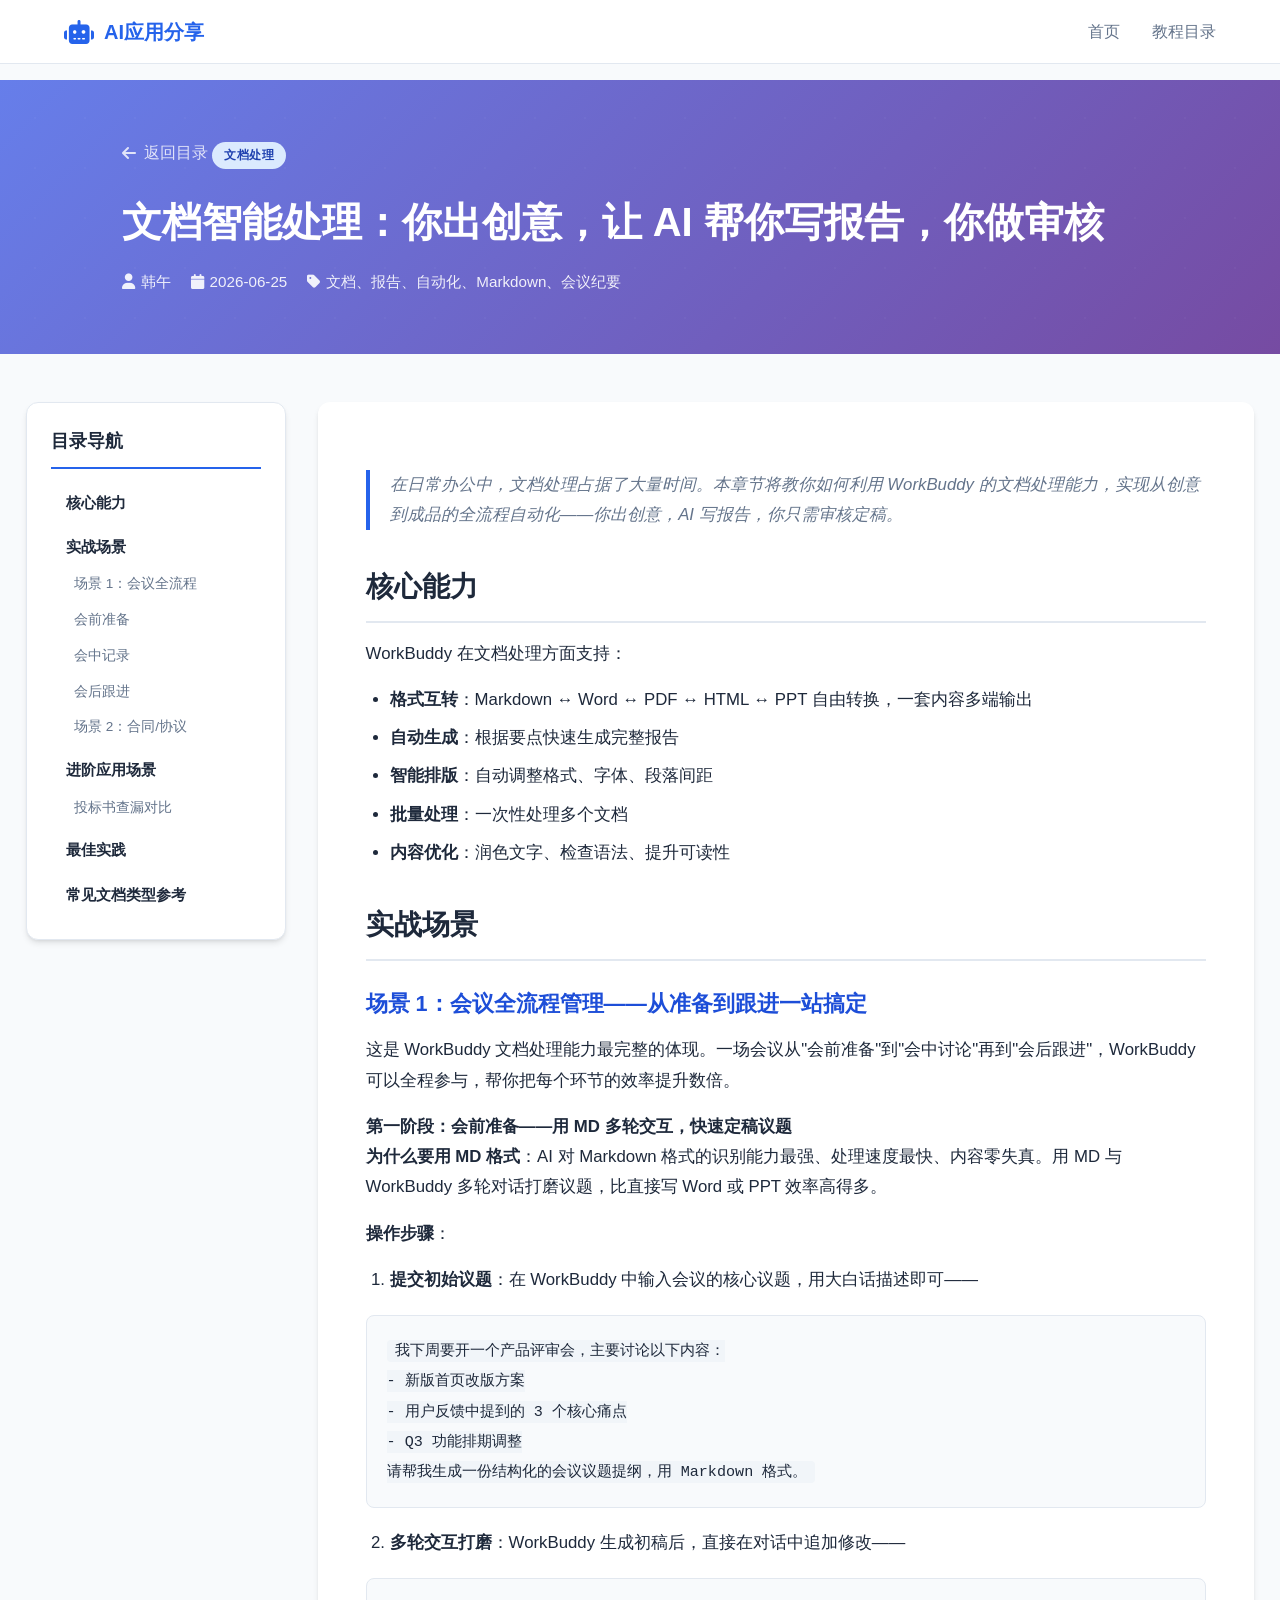
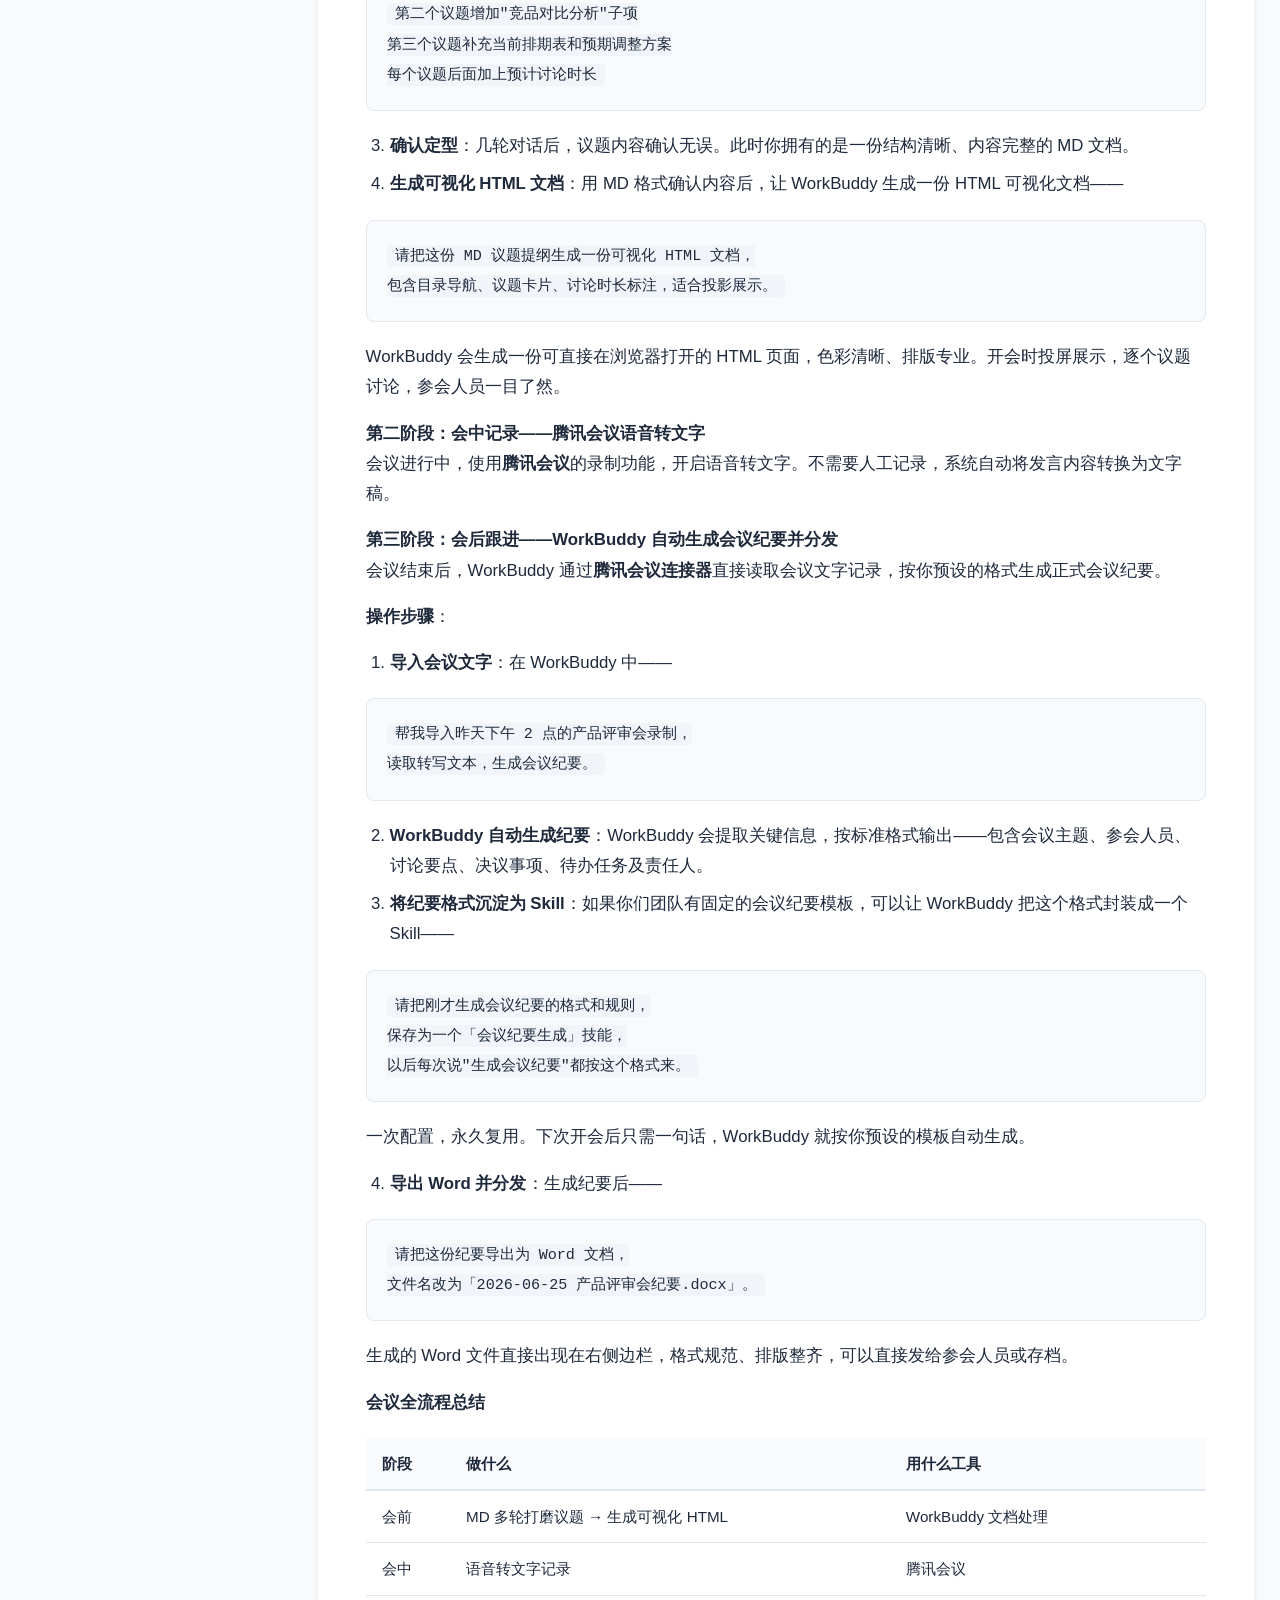
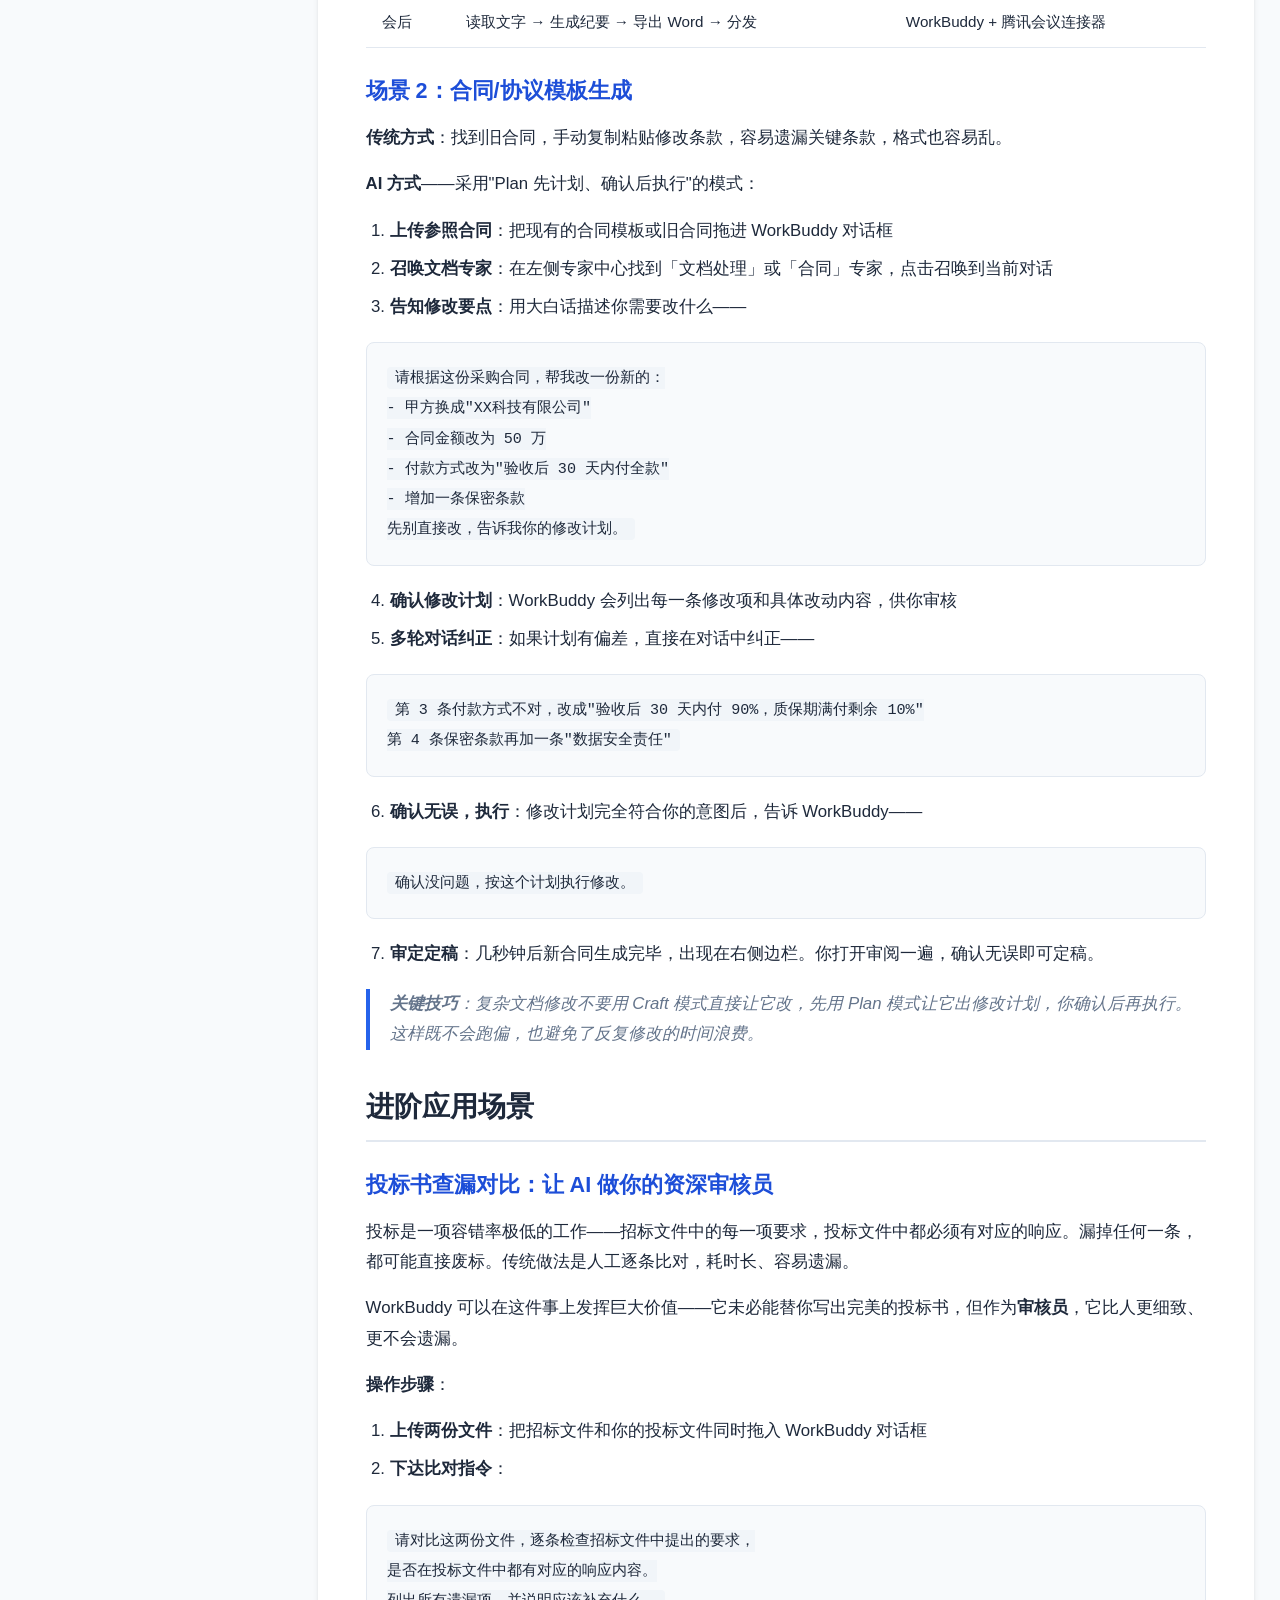
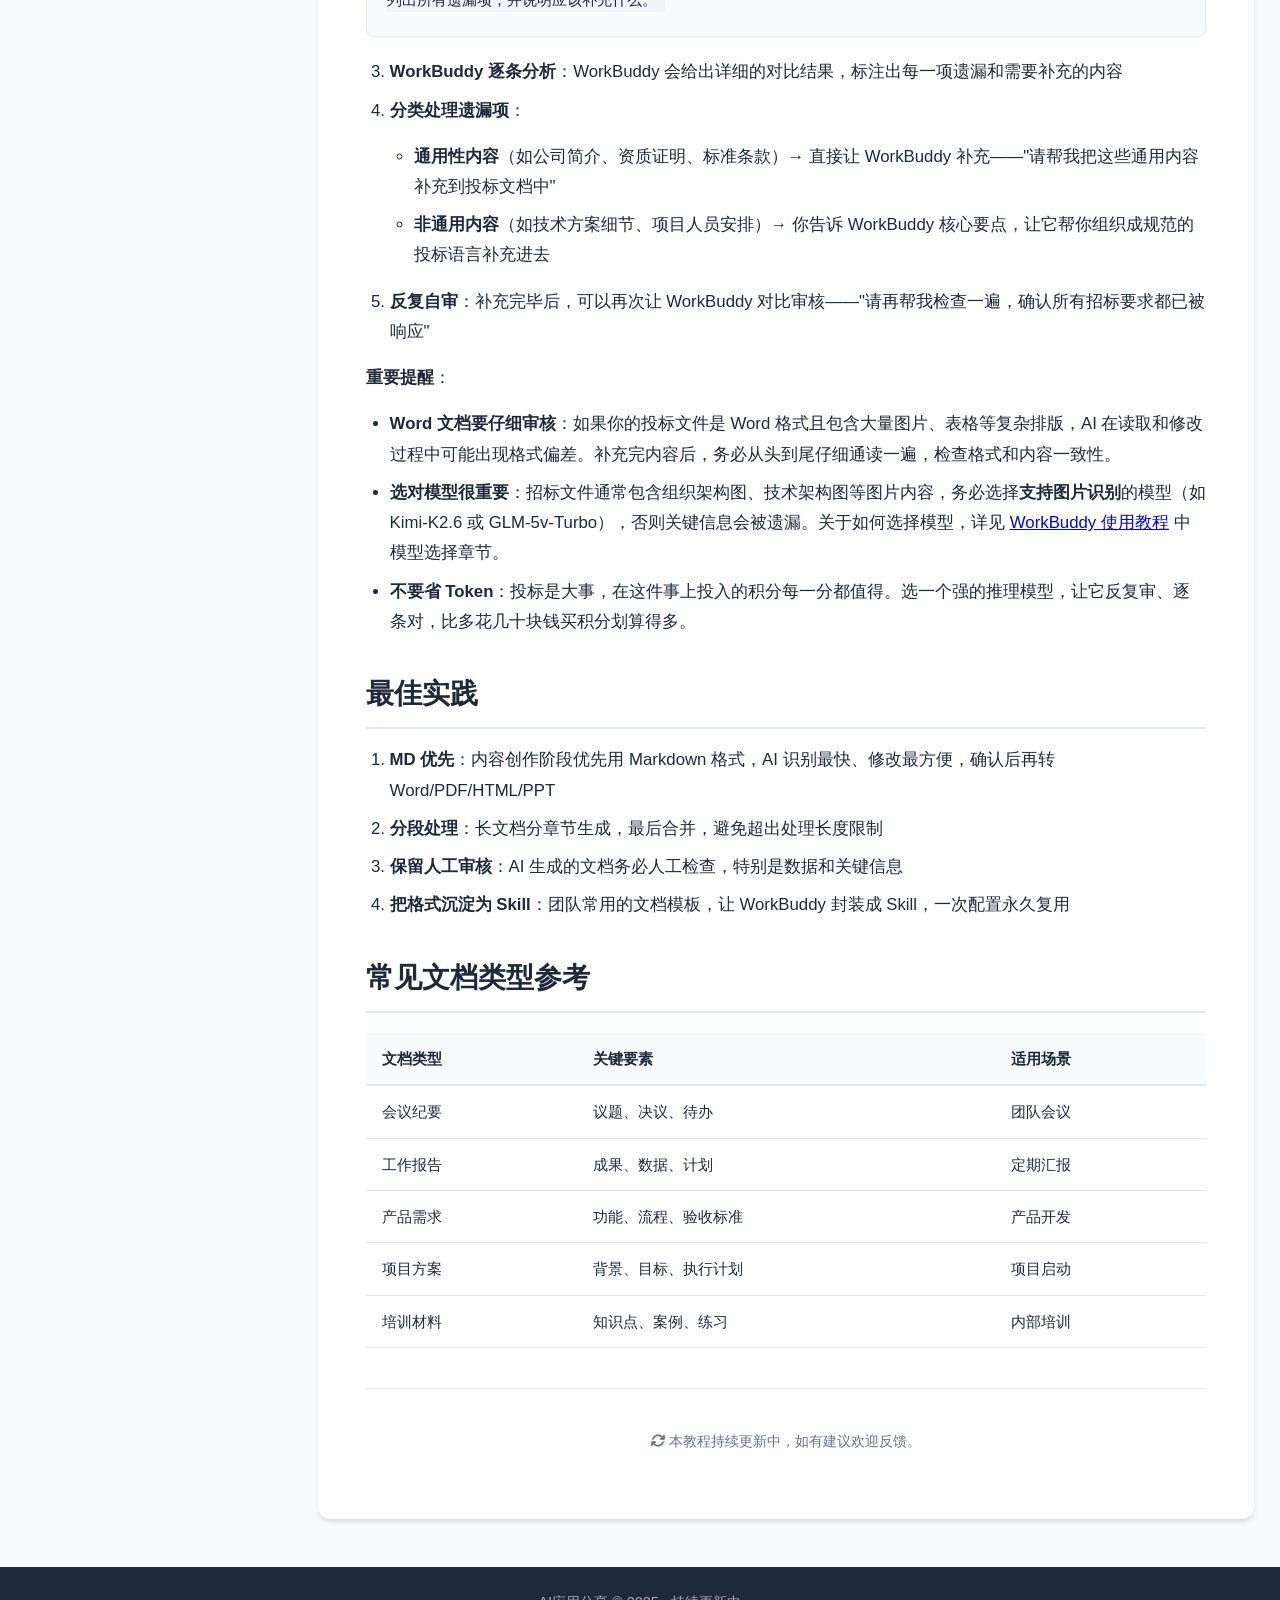
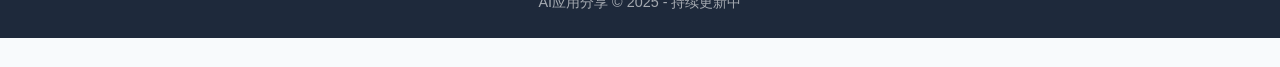
<file: chapters/chapter_02_document.html>
<!DOCTYPE html>
<html lang="zh-CN">
<head>
    <meta charset="UTF-8">
    <meta name="viewport" content="width=device-width, initial-scale=1.0">
    <title>文档智能处理：你出创意，让 AI 帮你写报告，你做审核 - AI应用分享</title>
    <link rel="stylesheet" href="../styles/main.css">
    <link rel="stylesheet" href="https://cdnjs.cloudflare.com/ajax/libs/font-awesome/6.4.0/css/all.min.css">
    <style>
        .detail-content table {
            width: 100%;
            border-collapse: collapse;
            margin: 20px 0;
            font-size: 0.95rem;
        }
        .detail-content thead tr {
            background: #f8fafc;
            border-bottom: 2px solid #e2e8f0;
        }
        .detail-content th {
            padding: 12px 16px;
            text-align: left;
            font-weight: 600;
            color: #1e293b;
        }
        .detail-content td {
            padding: 12px 16px;
            border-bottom: 1px solid #e2e8f0;
            color: #1e293b;
        }
        .detail-content tbody tr:hover {
            background: #f8fafc;
        }
    </style>
</head>
<body>
    <!-- 导航栏 -->
    <nav class="navbar">
        <div class="nav-brand">
            <i class="fas fa-robot"></i>
            <span>AI应用分享</span>
        </div>
        <div class="nav-links">
            <a href="../index.html">首页</a>
            <a href="../index.html#chapters">教程目录</a>
        </div>
    </nav>

    <!-- 章节详情页 -->
    <article class="chapter-detail">
        <!-- 标题区 -->
        <header class="detail-header">
            <div class="detail-header-content">
                <a href="../index.html" class="back-link">
                    <i class="fas fa-arrow-left"></i> 返回目录
                </a>
                <span class="card-category category-docs" style="display:inline-block;margin-bottom:12px;">文档处理</span>
                <h1 class="detail-title">文档智能处理：你出创意，让 AI 帮你写报告，你做审核</h1>
                <div class="detail-meta">
                    <span><i class="fas fa-user"></i> 韩午</span>
                    <span><i class="fas fa-calendar"></i> 2026-06-25</span>
                    <span><i class="fas fa-tag"></i> 文档、报告、自动化、Markdown、会议纪要</span>
                </div>
            </div>
        </header>

        <!-- 内容区 -->
        <div class="detail-body">
            <!-- 左侧导航目录 -->
            <nav class="toc-sidebar" id="toc-sidebar">
                <h3>目录导航</h3>
                <ul>
                    <li><a href="#section-1" class="toc-level-1">核心能力</a></li>
                    <li><a href="#section-2" class="toc-level-1">实战场景</a></li>
                    <li><a href="#section-2-1" class="toc-level-2">场景 1：会议全流程</a></li>
                    <li><a href="#section-2-1a" class="toc-level-2">会前准备</a></li>
                    <li><a href="#section-2-1b" class="toc-level-2">会中记录</a></li>
                    <li><a href="#section-2-1c" class="toc-level-2">会后跟进</a></li>
                    <li><a href="#section-2-2" class="toc-level-2">场景 2：合同/协议</a></li>
                    <li><a href="#section-3" class="toc-level-1">进阶应用场景</a></li>
                    <li><a href="#section-3-1" class="toc-level-2">投标书查漏对比</a></li>
                    <li><a href="#section-4" class="toc-level-1">最佳实践</a></li>
                    <li><a href="#section-5" class="toc-level-1">常见文档类型参考</a></li>
                </ul>
            </nav>

            <!-- 正文 -->
            <div class="detail-content">

                <blockquote>
                    在日常办公中，文档处理占据了大量时间。本章节将教你如何利用 WorkBuddy 的文档处理能力，实现从创意到成品的全流程自动化——你出创意，AI 写报告，你只需审核定稿。
                </blockquote>

                <!-- ===== 核心能力 ===== -->
                <h2 id="section-1">核心能力</h2>
                <p>WorkBuddy 在文档处理方面支持：</p>
                <ul>
                    <li><strong>格式互转</strong>：Markdown ↔ Word ↔ PDF ↔ HTML ↔ PPT 自由转换，一套内容多端输出</li>
                    <li><strong>自动生成</strong>：根据要点快速生成完整报告</li>
                    <li><strong>智能排版</strong>：自动调整格式、字体、段落间距</li>
                    <li><strong>批量处理</strong>：一次性处理多个文档</li>
                    <li><strong>内容优化</strong>：润色文字、检查语法、提升可读性</li>
                </ul>

                <!-- ===== 实战场景 ===== -->
                <h2 id="section-2">实战场景</h2>

                <h3 id="section-2-1">场景 1：会议全流程管理——从准备到跟进一站搞定</h3>
                <p>这是 WorkBuddy 文档处理能力最完整的体现。一场会议从"会前准备"到"会中讨论"再到"会后跟进"，WorkBuddy 可以全程参与，帮你把每个环节的效率提升数倍。</p>

                <h4 id="section-2-1a">第一阶段：会前准备——用 MD 多轮交互，快速定稿议题</h4>
                <p><strong>为什么要用 MD 格式</strong>：AI 对 Markdown 格式的识别能力最强、处理速度最快、内容零失真。用 MD 与 WorkBuddy 多轮对话打磨议题，比直接写 Word 或 PPT 效率高得多。</p>

                <p><strong>操作步骤</strong>：</p>
                <ol>
                    <li><strong>提交初始议题</strong>：在 WorkBuddy 中输入会议的核心议题，用大白话描述即可——</li>
                </ol>
                <pre><code>我下周要开一个产品评审会，主要讨论以下内容：
- 新版首页改版方案
- 用户反馈中提到的 3 个核心痛点
- Q3 功能排期调整
请帮我生成一份结构化的会议议题提纲，用 Markdown 格式。</code></pre>

                <ol start="2">
                    <li><strong>多轮交互打磨</strong>：WorkBuddy 生成初稿后，直接在对话中追加修改——</li>
                </ol>
                <pre><code>第二个议题增加"竞品对比分析"子项
第三个议题补充当前排期表和预期调整方案
每个议题后面加上预计讨论时长</code></pre>

                <ol start="3">
                    <li><strong>确认定型</strong>：几轮对话后，议题内容确认无误。此时你拥有的是一份结构清晰、内容完整的 MD 文档。</li>
                    <li><strong>生成可视化 HTML 文档</strong>：用 MD 格式确认内容后，让 WorkBuddy 生成一份 HTML 可视化文档——</li>
                </ol>
                <pre><code>请把这份 MD 议题提纲生成一份可视化 HTML 文档，
包含目录导航、议题卡片、讨论时长标注，适合投影展示。</code></pre>
                <p>WorkBuddy 会生成一份可直接在浏览器打开的 HTML 页面，色彩清晰、排版专业。开会时投屏展示，逐个议题讨论，参会人员一目了然。</p>

                <h4 id="section-2-1b">第二阶段：会中记录——腾讯会议语音转文字</h4>
                <p>会议进行中，使用<strong>腾讯会议</strong>的录制功能，开启语音转文字。不需要人工记录，系统自动将发言内容转换为文字稿。</p>

                <h4 id="section-2-1c">第三阶段：会后跟进——WorkBuddy 自动生成会议纪要并分发</h4>
                <p>会议结束后，WorkBuddy 通过<strong>腾讯会议连接器</strong>直接读取会议文字记录，按你预设的格式生成正式会议纪要。</p>

                <p><strong>操作步骤</strong>：</p>
                <ol>
                    <li><strong>导入会议文字</strong>：在 WorkBuddy 中——</li>
                </ol>
                <pre><code>帮我导入昨天下午 2 点的产品评审会录制，
读取转写文本，生成会议纪要。</code></pre>

                <ol start="2">
                    <li><strong>WorkBuddy 自动生成纪要</strong>：WorkBuddy 会提取关键信息，按标准格式输出——包含会议主题、参会人员、讨论要点、决议事项、待办任务及责任人。</li>
                    <li><strong>将纪要格式沉淀为 Skill</strong>：如果你们团队有固定的会议纪要模板，可以让 WorkBuddy 把这个格式封装成一个 Skill——</li>
                </ol>
                <pre><code>请把刚才生成会议纪要的格式和规则，
保存为一个「会议纪要生成」技能，
以后每次说"生成会议纪要"都按这个格式来。</code></pre>
                <p>一次配置，永久复用。下次开会后只需一句话，WorkBuddy 就按你预设的模板自动生成。</p>

                <ol start="4">
                    <li><strong>导出 Word 并分发</strong>：生成纪要后——</li>
                </ol>
                <pre><code>请把这份纪要导出为 Word 文档，
文件名改为「2026-06-25 产品评审会纪要.docx」。</code></pre>
                <p>生成的 Word 文件直接出现在右侧边栏，格式规范、排版整齐，可以直接发给参会人员或存档。</p>

                <h4>会议全流程总结</h4>
                <table>
                    <thead>
                        <tr><th>阶段</th><th>做什么</th><th>用什么工具</th></tr>
                    </thead>
                    <tbody>
                        <tr><td>会前</td><td>MD 多轮打磨议题 → 生成可视化 HTML</td><td>WorkBuddy 文档处理</td></tr>
                        <tr><td>会中</td><td>语音转文字记录</td><td>腾讯会议</td></tr>
                        <tr><td>会后</td><td>读取文字 → 生成纪要 → 导出 Word → 分发</td><td>WorkBuddy + 腾讯会议连接器</td></tr>
                    </tbody>
                </table>

                <h3 id="section-2-2">场景 2：合同/协议模板生成</h3>
                <p><strong>传统方式</strong>：找到旧合同，手动复制粘贴修改条款，容易遗漏关键条款，格式也容易乱。</p>
                <p><strong>AI 方式</strong>——采用"Plan 先计划、确认后执行"的模式：</p>
                <ol>
                    <li><strong>上传参照合同</strong>：把现有的合同模板或旧合同拖进 WorkBuddy 对话框</li>
                    <li><strong>召唤文档专家</strong>：在左侧专家中心找到「文档处理」或「合同」专家，点击召唤到当前对话</li>
                    <li><strong>告知修改要点</strong>：用大白话描述你需要改什么——</li>
                </ol>
                <pre><code>请根据这份采购合同，帮我改一份新的：
- 甲方换成"XX科技有限公司"
- 合同金额改为 50 万
- 付款方式改为"验收后 30 天内付全款"
- 增加一条保密条款
先别直接改，告诉我你的修改计划。</code></pre>
                <ol start="4">
                    <li><strong>确认修改计划</strong>：WorkBuddy 会列出每一条修改项和具体改动内容，供你审核</li>
                    <li><strong>多轮对话纠正</strong>：如果计划有偏差，直接在对话中纠正——</li>
                </ol>
                <pre><code>第 3 条付款方式不对，改成"验收后 30 天内付 90%，质保期满付剩余 10%"
第 4 条保密条款再加一条"数据安全责任"</code></pre>
                <ol start="6">
                    <li><strong>确认无误，执行</strong>：修改计划完全符合你的意图后，告诉 WorkBuddy——</li>
                </ol>
                <pre><code>确认没问题，按这个计划执行修改。</code></pre>
                <ol start="7">
                    <li><strong>审定定稿</strong>：几秒钟后新合同生成完毕，出现在右侧边栏。你打开审阅一遍，确认无误即可定稿。</li>
                </ol>

                <blockquote>
                    <strong>关键技巧</strong>：复杂文档修改不要用 Craft 模式直接让它改，先用 Plan 模式让它出修改计划，你确认后再执行。这样既不会跑偏，也避免了反复修改的时间浪费。
                </blockquote>

                <!-- ===== 进阶应用场景 ===== -->
                <h2 id="section-3">进阶应用场景</h2>

                <h3 id="section-3-1">投标书查漏对比：让 AI 做你的资深审核员</h3>
                <p>投标是一项容错率极低的工作——招标文件中的每一项要求，投标文件中都必须有对应的响应。漏掉任何一条，都可能直接废标。传统做法是人工逐条比对，耗时长、容易遗漏。</p>
                <p>WorkBuddy 可以在这件事上发挥巨大价值——它未必能替你写出完美的投标书，但作为<strong>审核员</strong>，它比人更细致、更不会遗漏。</p>

                <p><strong>操作步骤</strong>：</p>
                <ol>
                    <li><strong>上传两份文件</strong>：把招标文件和你的投标文件同时拖入 WorkBuddy 对话框</li>
                    <li><strong>下达比对指令</strong>：</li>
                </ol>
                <pre><code>请对比这两份文件，逐条检查招标文件中提出的要求，
是否在投标文件中都有对应的响应内容。
列出所有遗漏项，并说明应该补充什么。</code></pre>
                <ol start="3">
                    <li><strong>WorkBuddy 逐条分析</strong>：WorkBuddy 会给出详细的对比结果，标注出每一项遗漏和需要补充的内容</li>
                    <li><strong>分类处理遗漏项</strong>：
                        <ul>
                            <li><strong>通用性内容</strong>（如公司简介、资质证明、标准条款）→ 直接让 WorkBuddy 补充——"请帮我把这些通用内容补充到投标文档中"</li>
                            <li><strong>非通用内容</strong>（如技术方案细节、项目人员安排）→ 你告诉 WorkBuddy 核心要点，让它帮你组织成规范的投标语言补充进去</li>
                        </ul>
                    </li>
                    <li><strong>反复自审</strong>：补充完毕后，可以再次让 WorkBuddy 对比审核——"请再帮我检查一遍，确认所有招标要求都已被响应"</li>
                </ol>

                <p><strong>重要提醒</strong>：</p>
                <ul>
                    <li><strong>Word 文档要仔细审核</strong>：如果你的投标文件是 Word 格式且包含大量图片、表格等复杂排版，AI 在读取和修改过程中可能出现格式偏差。补充完内容后，务必从头到尾仔细通读一遍，检查格式和内容一致性。</li>
                    <li><strong>选对模型很重要</strong>：招标文件通常包含组织架构图、技术架构图等图片内容，务必选择<strong>支持图片识别</strong>的模型（如 Kimi-K2.6 或 GLM-5v-Turbo），否则关键信息会被遗漏。关于如何选择模型，详见 <a href="chapter_01_quickstart.html">WorkBuddy 使用教程</a> 中模型选择章节。</li>
                    <li><strong>不要省 Token</strong>：投标是大事，在这件事上投入的积分每一分都值得。选一个强的推理模型，让它反复审、逐条对，比多花几十块钱买积分划算得多。</li>
                </ul>

                <!-- ===== 最佳实践 ===== -->
                <h2 id="section-4">最佳实践</h2>
                <ol>
                    <li><strong>MD 优先</strong>：内容创作阶段优先用 Markdown 格式，AI 识别最快、修改最方便，确认后再转 Word/PDF/HTML/PPT</li>
                    <li><strong>分段处理</strong>：长文档分章节生成，最后合并，避免超出处理长度限制</li>
                    <li><strong>保留人工审核</strong>：AI 生成的文档务必人工检查，特别是数据和关键信息</li>
                    <li><strong>把格式沉淀为 Skill</strong>：团队常用的文档模板，让 WorkBuddy 封装成 Skill，一次配置永久复用</li>
                </ol>

                <!-- ===== 常见文档类型参考 ===== -->
                <h2 id="section-5">常见文档类型参考</h2>
                <table>
                    <thead>
                        <tr><th>文档类型</th><th>关键要素</th><th>适用场景</th></tr>
                    </thead>
                    <tbody>
                        <tr><td>会议纪要</td><td>议题、决议、待办</td><td>团队会议</td></tr>
                        <tr><td>工作报告</td><td>成果、数据、计划</td><td>定期汇报</td></tr>
                        <tr><td>产品需求</td><td>功能、流程、验收标准</td><td>产品开发</td></tr>
                        <tr><td>项目方案</td><td>背景、目标、执行计划</td><td>项目启动</td></tr>
                        <tr><td>培训材料</td><td>知识点、案例、练习</td><td>内部培训</td></tr>
                    </tbody>
                </table>

                <hr style="margin: 40px 0; border: none; border-top: 1px solid var(--border);">
                <p style="color: var(--text-muted); font-size: 0.9rem; text-align: center;">
                    <i class="fas fa-sync"></i> 本教程持续更新中，如有建议欢迎反馈。
                </p>
            </div>
        </div>
    </article>

    <!-- 页脚 -->
    <footer class="footer">
        <p>AI应用分享 © 2025 - 持续更新中</p>
    </footer>
</body>
</html>
</file>
<file: styles/main.css>
/* ===== 基础变量 ===== */
:root {
    --primary: #2563eb;
    --primary-dark: #1d4ed8;
    --secondary: #7c3aed;
    --accent: #f59e0b;
    --success: #10b981;
    --bg: #f8fafc;
    --bg-card: #ffffff;
    --text: #1e293b;
    --text-muted: #64748b;
    --border: #e2e8f0;
    --shadow: 0 4px 6px -1px rgba(0, 0, 0, 0.1), 0 2px 4px -2px rgba(0, 0, 0, 0.1);
    --shadow-lg: 0 20px 25px -5px rgba(0, 0, 0, 0.1), 0 8px 10px -6px rgba(0, 0, 0, 0.1);
    --radius: 12px;
    --transition: all 0.3s ease;
}

* {
    margin: 0;
    padding: 0;
    box-sizing: border-box;
}

body {
    font-family: 'Segoe UI', 'PingFang SC', 'Microsoft YaHei', sans-serif;
    background: var(--bg);
    color: var(--text);
    line-height: 1.6;
    -webkit-font-smoothing: antialiased;
}

/* ===== 导航栏 ===== */
.navbar {
    position: fixed;
    top: 0;
    left: 0;
    right: 0;
    z-index: 1000;
    display: flex;
    align-items: center;
    justify-content: space-between;
    padding: 0 5%;
    height: 64px;
    background: rgba(255, 255, 255, 0.9);
    backdrop-filter: blur(10px);
    border-bottom: 1px solid var(--border);
}

.nav-brand {
    display: flex;
    align-items: center;
    gap: 10px;
    font-size: 1.25rem;
    font-weight: 700;
    color: var(--primary);
}

.nav-brand i {
    font-size: 1.5rem;
}

.nav-links {
    display: flex;
    gap: 32px;
}

.nav-links a {
    text-decoration: none;
    color: var(--text-muted);
    font-weight: 500;
    transition: var(--transition);
    position: relative;
}

.nav-links a:hover,
.nav-links a.active {
    color: var(--primary);
}

.nav-links a.active::after {
    content: '';
    position: absolute;
    bottom: -8px;
    left: 0;
    right: 0;
    height: 3px;
    background: var(--primary);
    border-radius: 2px;
}

/* ===== 英雄区 ===== */
.hero {
    padding: 140px 5% 80px;
    background: linear-gradient(135deg, #667eea 0%, #764ba2 100%);
    color: white;
    text-align: center;
    position: relative;
    overflow: hidden;
}

.hero::before {
    content: '';
    position: absolute;
    top: -50%;
    left: -50%;
    width: 200%;
    height: 200%;
    background: radial-gradient(circle, rgba(255,255,255,0.1) 1px, transparent 1px);
    background-size: 50px 50px;
    opacity: 0.3;
}

.hero-content {
    position: relative;
    z-index: 1;
    max-width: 800px;
    margin: 0 auto;
}

.hero h1 {
    font-size: 3.5rem;
    font-weight: 800;
    margin-bottom: 16px;
    letter-spacing: -1px;
}

.hero-subtitle {
    font-size: 1.5rem;
    opacity: 0.9;
    margin-bottom: 8px;
}

.hero-desc {
    font-size: 1.1rem;
    opacity: 0.8;
    margin-bottom: 40px;
}

.hero-stats {
    display: flex;
    justify-content: center;
    gap: 60px;
    margin-top: 40px;
}

.stat-item {
    display: flex;
    flex-direction: column;
    align-items: center;
}

.stat-number {
    font-size: 2.5rem;
    font-weight: 800;
    line-height: 1;
}

.stat-label {
    font-size: 0.9rem;
    opacity: 0.8;
    margin-top: 4px;
}

/* ===== 筛选栏 ===== */
.container {
    max-width: 1200px;
    margin: 0 auto;
    padding: 60px 5%;
}

.filter-bar {
    margin-bottom: 40px;
}

.filter-title {
    display: flex;
    align-items: center;
    gap: 12px;
    margin-bottom: 24px;
}

.filter-title h2 {
    font-size: 1.75rem;
    font-weight: 700;
}

.filter-title i {
    color: var(--primary);
    font-size: 1.5rem;
}

.filter-options {
    display: flex;
    flex-wrap: wrap;
    gap: 12px;
}

.filter-btn {
    padding: 8px 20px;
    border: 2px solid var(--border);
    border-radius: 50px;
    background: var(--bg-card);
    color: var(--text-muted);
    font-size: 0.9rem;
    font-weight: 500;
    cursor: pointer;
    transition: var(--transition);
}

.filter-btn:hover {
    border-color: var(--primary);
    color: var(--primary);
}

.filter-btn.active {
    background: var(--primary);
    border-color: var(--primary);
    color: white;
}

/* ===== 章节卡片网格 ===== */
.chapters-grid {
    display: grid;
    grid-template-columns: repeat(auto-fill, minmax(350px, 1fr));
    gap: 24px;
}

.chapter-card {
    background: var(--bg-card);
    border-radius: var(--radius);
    overflow: hidden;
    box-shadow: var(--shadow);
    transition: var(--transition);
    cursor: pointer;
    border: 1px solid var(--border);
}

.chapter-card:hover {
    transform: translateY(-4px);
    box-shadow: var(--shadow-lg);
}

.card-header {
    padding: 24px 24px 0;
    display: flex;
    justify-content: space-between;
    align-items: flex-start;
}

.card-icon {
    width: 48px;
    height: 48px;
    border-radius: 12px;
    display: flex;
    align-items: center;
    justify-content: center;
    font-size: 1.5rem;
    color: white;
}

.card-category {
    padding: 4px 12px;
    border-radius: 50px;
    font-size: 0.75rem;
    font-weight: 600;
    text-transform: uppercase;
    letter-spacing: 0.5px;
}

.card-body {
    padding: 16px 24px 24px;
}

.card-title {
    font-size: 1.25rem;
    font-weight: 700;
    margin-bottom: 8px;
    color: var(--text);
}

.card-desc {
    color: var(--text-muted);
    font-size: 0.95rem;
    line-height: 1.6;
    margin-bottom: 16px;
    display: -webkit-box;
    -webkit-line-clamp: 2;
    -webkit-box-orient: vertical;
    overflow: hidden;
}

.card-meta {
    display: flex;
    align-items: center;
    gap: 16px;
    padding-top: 16px;
    border-top: 1px solid var(--border);
    font-size: 0.85rem;
    color: var(--text-muted);
}

.card-meta span {
    display: flex;
    align-items: center;
    gap: 6px;
}

.card-meta i {
    font-size: 0.9rem;
}

/* 类别颜色 */
.category-docs { background: #dbeafe; color: #1e40af; }
.category-data { background: #dcfce7; color: #166534; }
.category-auto { background: #fef3c7; color: #92400e; }
.category-tips { background: #fce7f3; color: #9d174d; }
.category-advanced { background: #ede9fe; color: #5b21b6; }

/* 图标颜色 */
.icon-docs { background: linear-gradient(135deg, #3b82f6, #2563eb); }
.icon-data { background: linear-gradient(135deg, #10b981, #059669); }
.icon-auto { background: linear-gradient(135deg, #f59e0b, #d97706); }
.icon-tips { background: linear-gradient(135deg, #ec4899, #db2777); }
.icon-advanced { background: linear-gradient(135deg, #8b5cf6, #6d28d9); }

/* ===== 关于区域 ===== */
.about-section {
    background: linear-gradient(135deg, #f0f9ff 0%, #e0f2fe 100%);
    padding: 80px 5%;
}

.about-content {
    max-width: 800px;
    margin: 0 auto;
    text-align: center;
}

.about-content h2 {
    font-size: 2rem;
    margin-bottom: 24px;
    display: flex;
    align-items: center;
    justify-content: center;
    gap: 12px;
}

.about-content h2 i {
    color: var(--primary);
}

.about-content p {
    color: var(--text-muted);
    font-size: 1.1rem;
    margin-bottom: 16px;
    line-height: 1.8;
}

.about-meta {
    margin-top: 32px;
    display: flex;
    justify-content: center;
    gap: 32px;
    flex-wrap: wrap;
    font-size: 0.95rem;
    color: var(--text-muted);
}

.about-meta i {
    color: var(--primary);
}

/* ===== 页脚 ===== */
.footer {
    background: var(--text);
    color: rgba(255, 255, 255, 0.6);
    text-align: center;
    padding: 24px;
    font-size: 0.9rem;
}

/* ===== 章节详情页样式 ===== */
.chapter-detail {
    padding-top: 80px;
    min-height: 100vh;
}

.detail-header {
    background: linear-gradient(135deg, #667eea 0%, #764ba2 100%);
    color: white;
    padding: 60px 5%;
    position: relative;
    overflow: hidden;
}

.detail-header::before {
    content: '';
    position: absolute;
    top: -50%;
    left: -50%;
    width: 200%;
    height: 200%;
    background: radial-gradient(circle, rgba(255,255,255,0.1) 1px, transparent 1px);
    background-size: 50px 50px;
    opacity: 0.3;
}

.detail-header-content {
    position: relative;
    z-index: 1;
    width: 100%;
    max-width: none;
    margin: 0 auto;
    padding: 0 5%;
}

.back-link {
    display: inline-flex;
    align-items: center;
    gap: 8px;
    color: rgba(255, 255, 255, 0.8);
    text-decoration: none;
    margin-bottom: 24px;
    transition: var(--transition);
}

.back-link:hover {
    color: white;
}

.detail-title {
    font-size: 2.5rem;
    font-weight: 800;
    margin-bottom: 16px;
}

.detail-meta {
    display: flex;
    flex-wrap: wrap;
    gap: 20px;
    font-size: 0.95rem;
    opacity: 0.9;
}

.detail-meta span {
    display: flex;
    align-items: center;
    gap: 6px;
}

.detail-body {
    width: 100%;
    max-width: none;
    margin: 0 auto;
    padding: 48px 2%;
    display: grid;
    grid-template-columns: 260px 1fr;
    gap: 32px;
    align-items: start;
}

/* 左侧导航目录 */
.toc-sidebar {
    width: 260px;
    flex-shrink: 0;
    position: sticky;
    top: 80px;
    max-height: calc(100vh - 120px);
    overflow-y: auto;
    background: var(--bg-card);
    border-radius: var(--radius);
    padding: 24px;
    box-shadow: var(--shadow);
    border: 1px solid var(--border);
}

.toc-sidebar h3 {
    font-size: 1.1rem;
    font-weight: 600;
    margin: 0 0 16px;
    padding-bottom: 12px;
    border-bottom: 2px solid var(--primary);
    color: var(--text);
}

.toc-sidebar ul {
    list-style: none;
    padding: 0;
    margin: 0;
}

.toc-sidebar li {
    margin: 2px 0;
}

.toc-sidebar a {
    display: block;
    padding: 6px 12px;
    color: var(--text-muted);
    text-decoration: none;
    border-radius: 6px;
    font-size: 0.9rem;
    transition: var(--transition);
    border-left: 3px solid transparent;
}

.toc-sidebar a:hover {
    background: var(--bg);
    color: var(--primary);
    border-left-color: var(--primary);
}

.toc-sidebar .toc-level-1 {
    font-weight: 600;
    font-size: 0.95rem;
    margin-top: 8px;
    color: var(--text);
}

.toc-sidebar .toc-level-2 {
    padding-left: 20px;
    font-size: 0.85rem;
}

/* Demo row: code + preview side by side */
.demo-row {
    display: flex;
    gap: 24px;
    margin: 16px 0;
    align-items: flex-start;
}

.demo-col {
    flex: 1;
    min-width: 0;
}

.demo-code-col pre {
    margin: 0;
    height: 100%;
}

.demo-preview-col p {
    margin: 0 0 8px;
    font-weight: 600;
    color: var(--text-muted);
}

.demo-preview-col > div {
    margin: 0 !important;
}

@media (max-width: 768px) {
    .demo-row {
        flex-direction: column;
    }
}

.detail-content {
    background: var(--bg-card);
    border-radius: var(--radius);
    padding: 48px;
    box-shadow: var(--shadow);
    line-height: 1.8;
    font-size: 1.05rem;
    max-width: 100%;
    flex: 1;
    min-width: 0;
}

@media (max-width: 1024px) {
    .detail-body {
        flex-direction: column;
    }
    .toc-sidebar {
        width: 100%;
        position: relative;
        top: 0;
    }
}

.detail-content h2 {
    font-size: 1.75rem;
    margin: 32px 0 16px;
    padding-bottom: 8px;
    border-bottom: 2px solid var(--border);
}

.detail-content h3 {
    font-size: 1.35rem;
    margin: 24px 0 12px;
    color: var(--primary-dark);
}

.detail-content p {
    margin-bottom: 16px;
    color: var(--text);
}

.detail-content ul,
.detail-content ol {
    margin: 16px 0;
    padding-left: 24px;
}

.detail-content li {
    margin-bottom: 8px;
}

.detail-content code {
    background: #f1f5f9;
    padding: 2px 8px;
    border-radius: 4px;
    font-family: 'Courier New', monospace;
    font-size: 0.9em;
}

.detail-content pre {
    background: #f8fafc;
    color: #1e293b;
    padding: 20px;
    border-radius: 8px;
    overflow-x: auto;
    margin: 20px 0;
    border: 1px solid #e2e8f0;
}\n
.detail-content pre code {
    background: none;
    padding: 0;
    color: inherit;
}

.detail-content img {
    max-width: 100%;
    border-radius: 8px;
    margin: 20px 0;
}

.detail-content blockquote {
    border-left: 4px solid var(--primary);
    padding-left: 20px;
    margin: 20px 0;
    color: var(--text-muted);
    font-style: italic;
}

/* 可折叠代码块 */
.code-collapsible {
    max-height: 24em;
    overflow-y: hidden;
    overflow-x: auto;
    transition: max-height 0.3s ease;
    position: relative;
}

.code-collapsible.expanded {
    max-height: none;
    overflow-y: visible;
}

.expand-btn {
    display: block;
    width: 100%;
    padding: 8px 12px;
    background: #f1f5f9;
    border: 1px solid #e2e8f0;
    border-top: none;
    border-radius: 0 0 8px 8px;
    cursor: pointer;
    color: #2563eb;
    font-size: 0.9rem;
    text-align: center;
    transition: background 0.2s;
}

.expand-btn:hover {
    background: #e2e8f0;
}

/* ===== 响应式 ===== */
@media (max-width: 768px) {
    .hero h1 {
        font-size: 2.5rem;
    }

    .hero-stats {
        gap: 30px;
    }

    .chapters-grid {
        grid-template-columns: 1fr;
    }

    .nav-links {
        display: none;
    }

    .detail-title {
        font-size: 1.75rem;
    }

    .detail-content {
        padding: 24px;
    }
}
</file>
